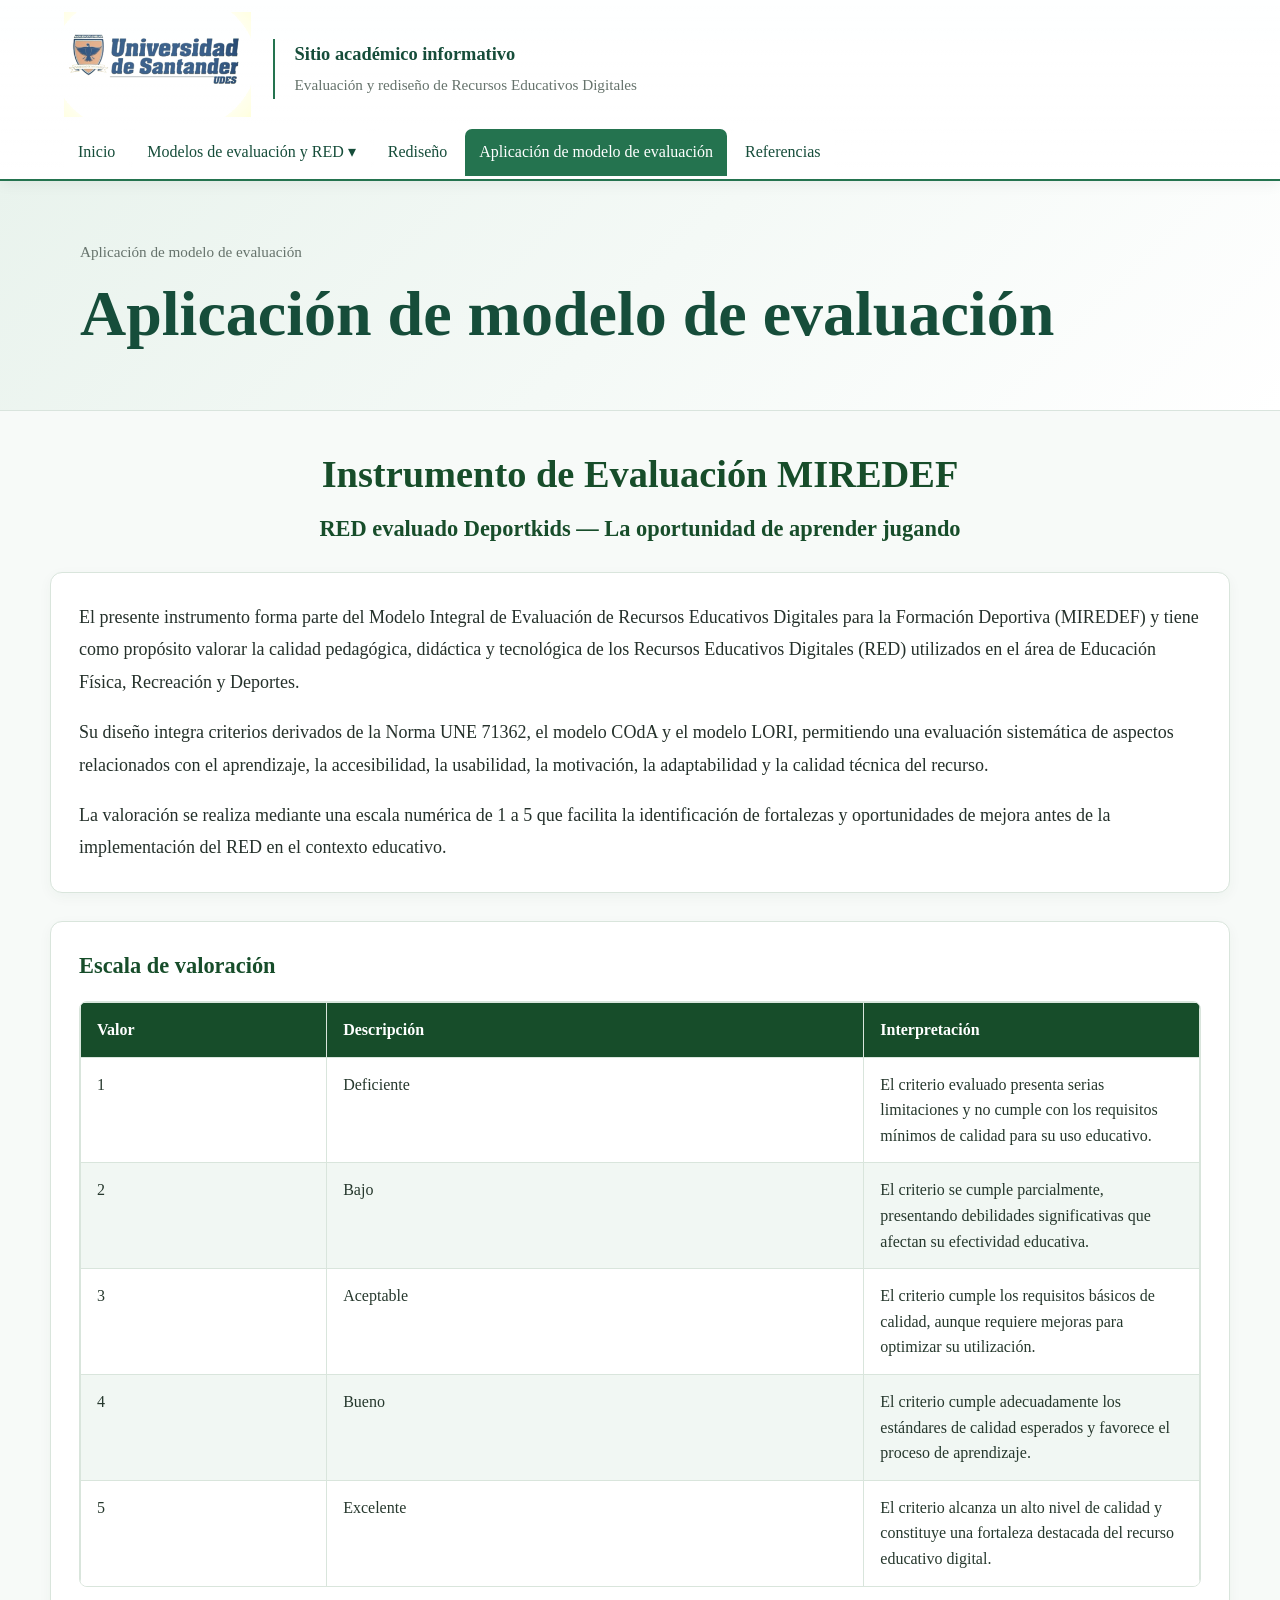
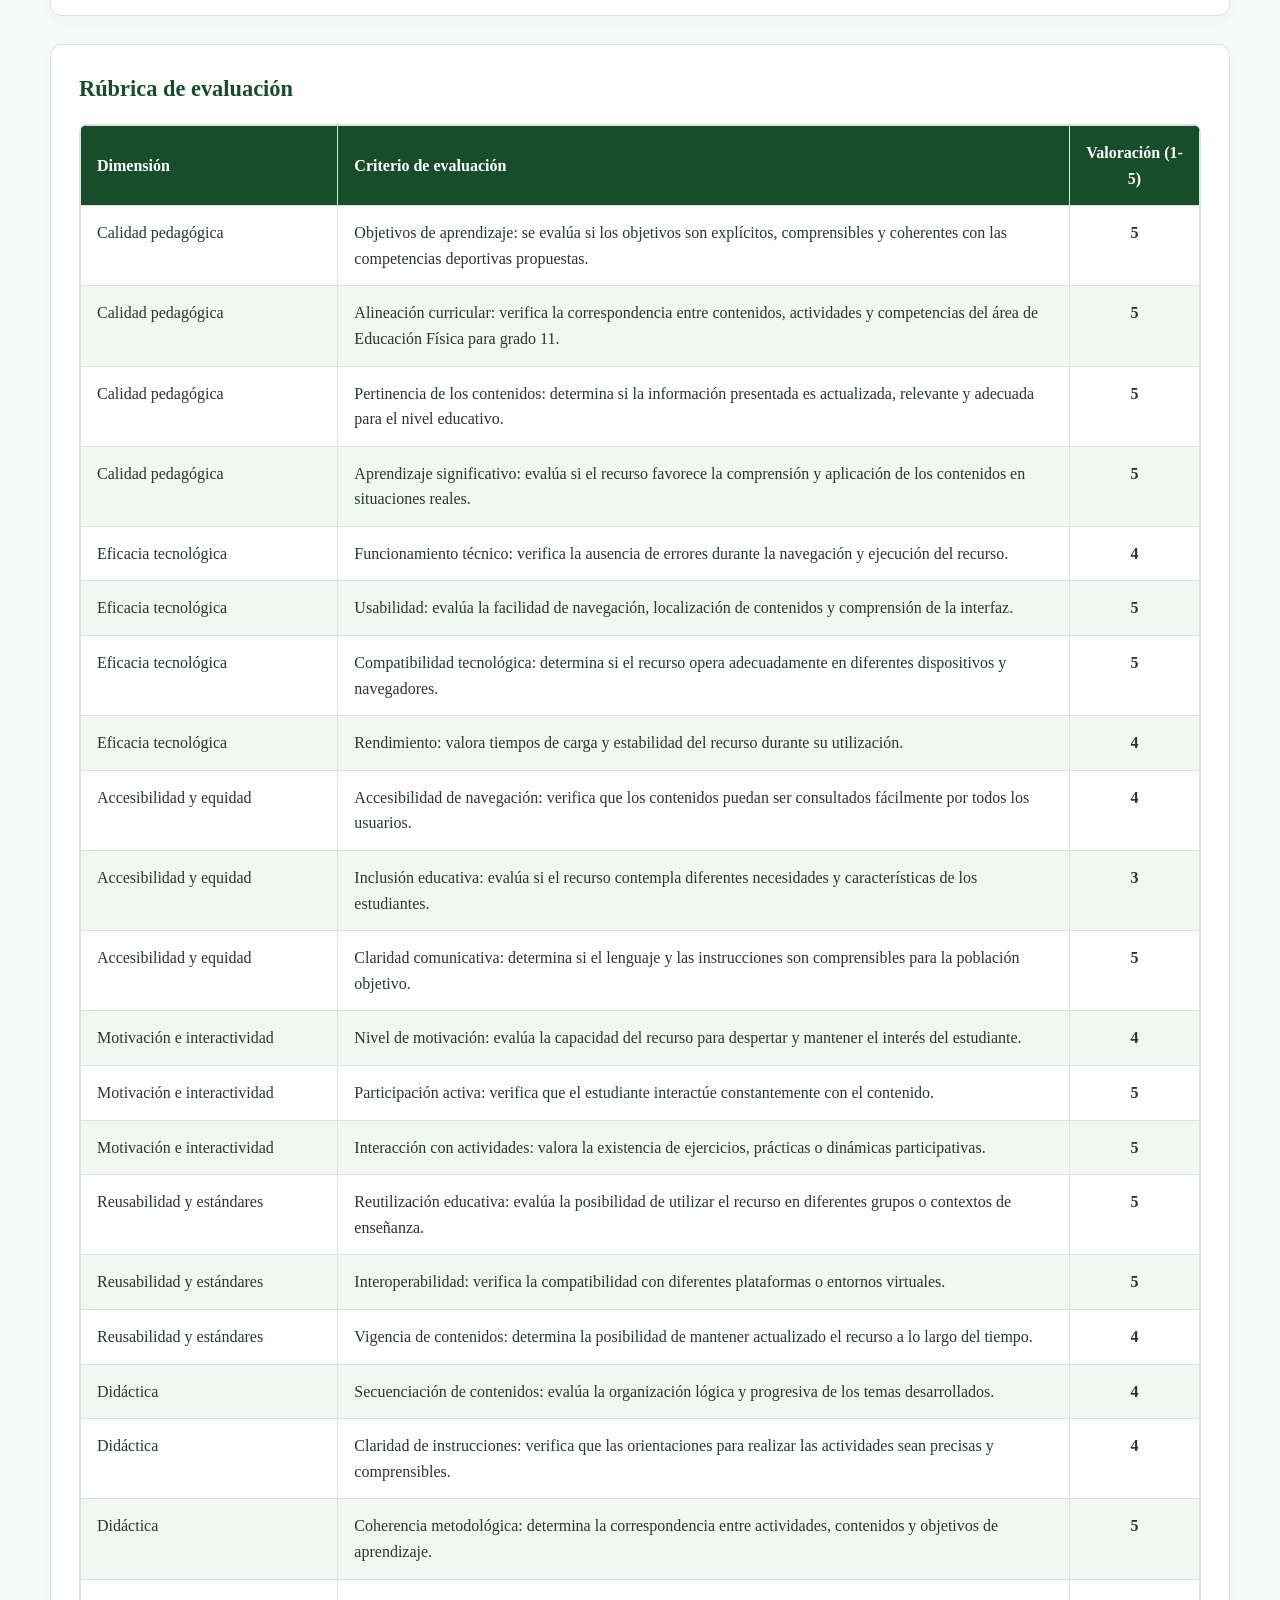
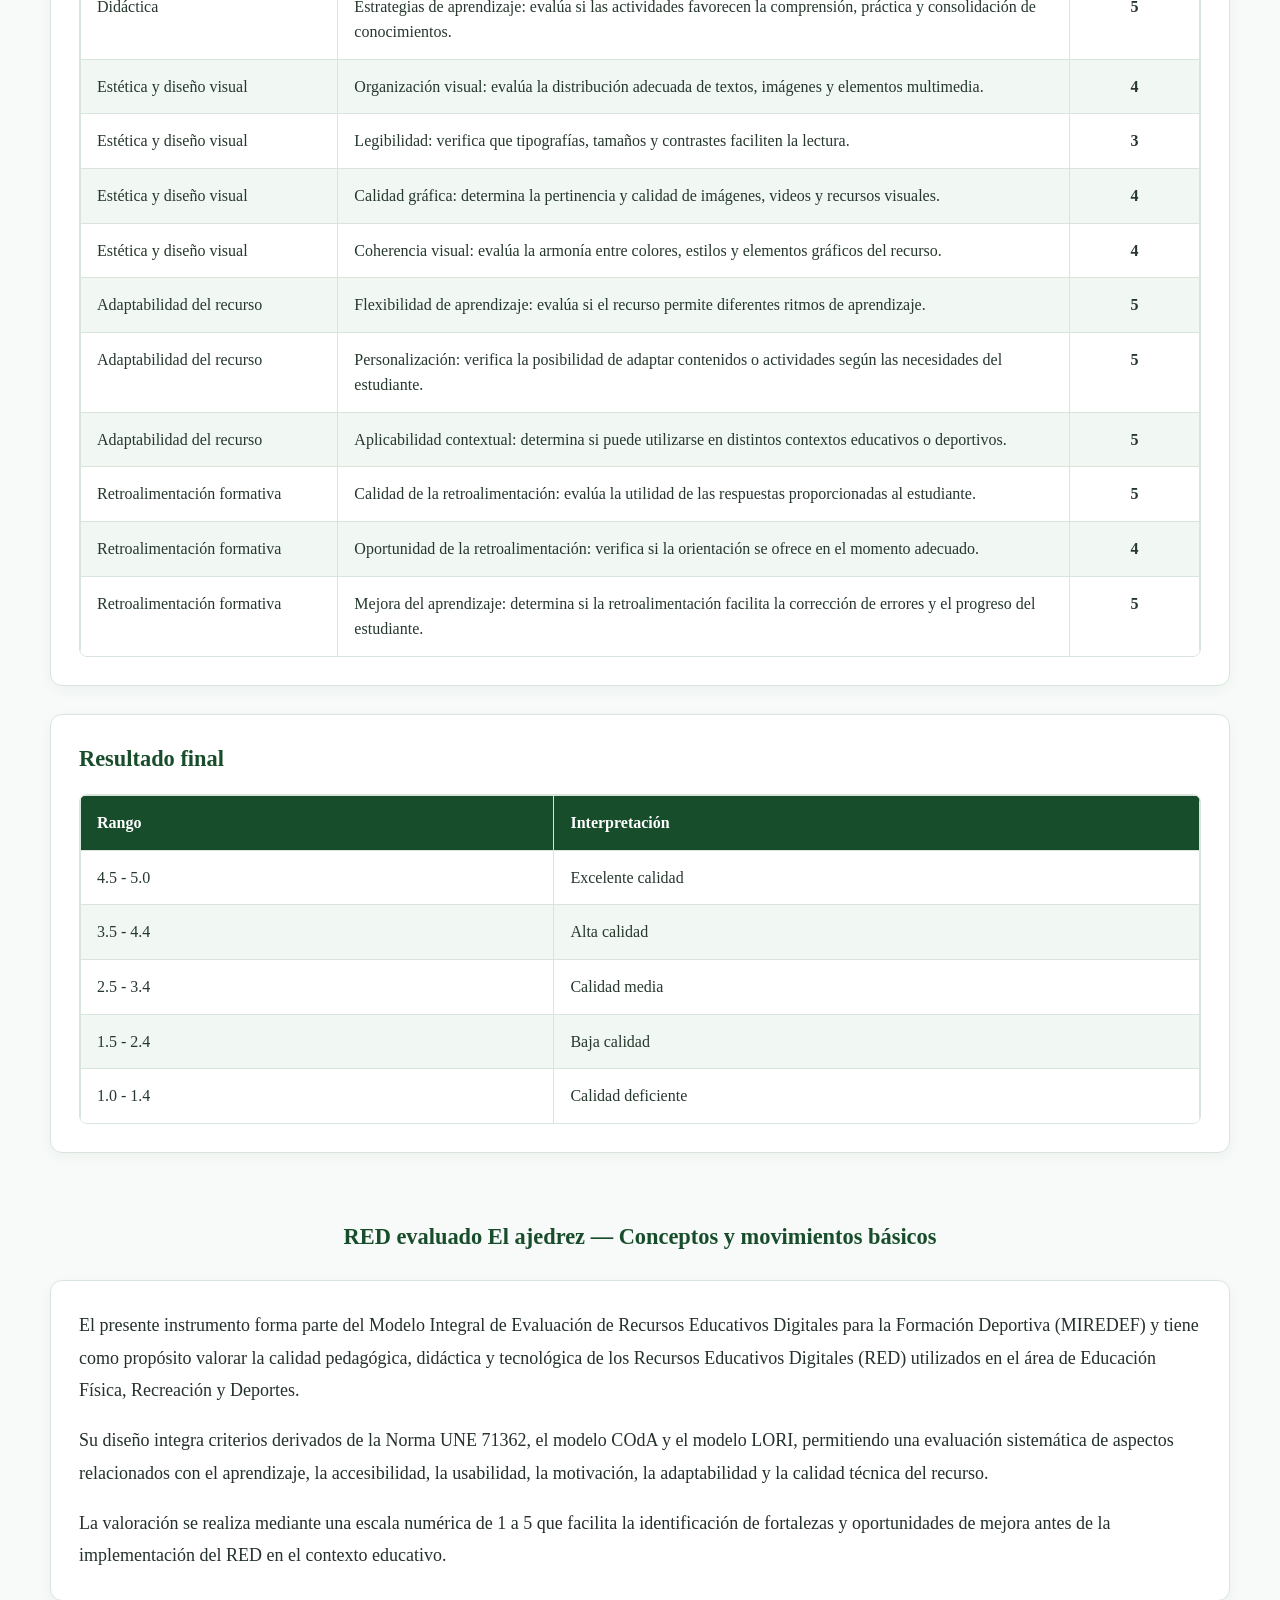
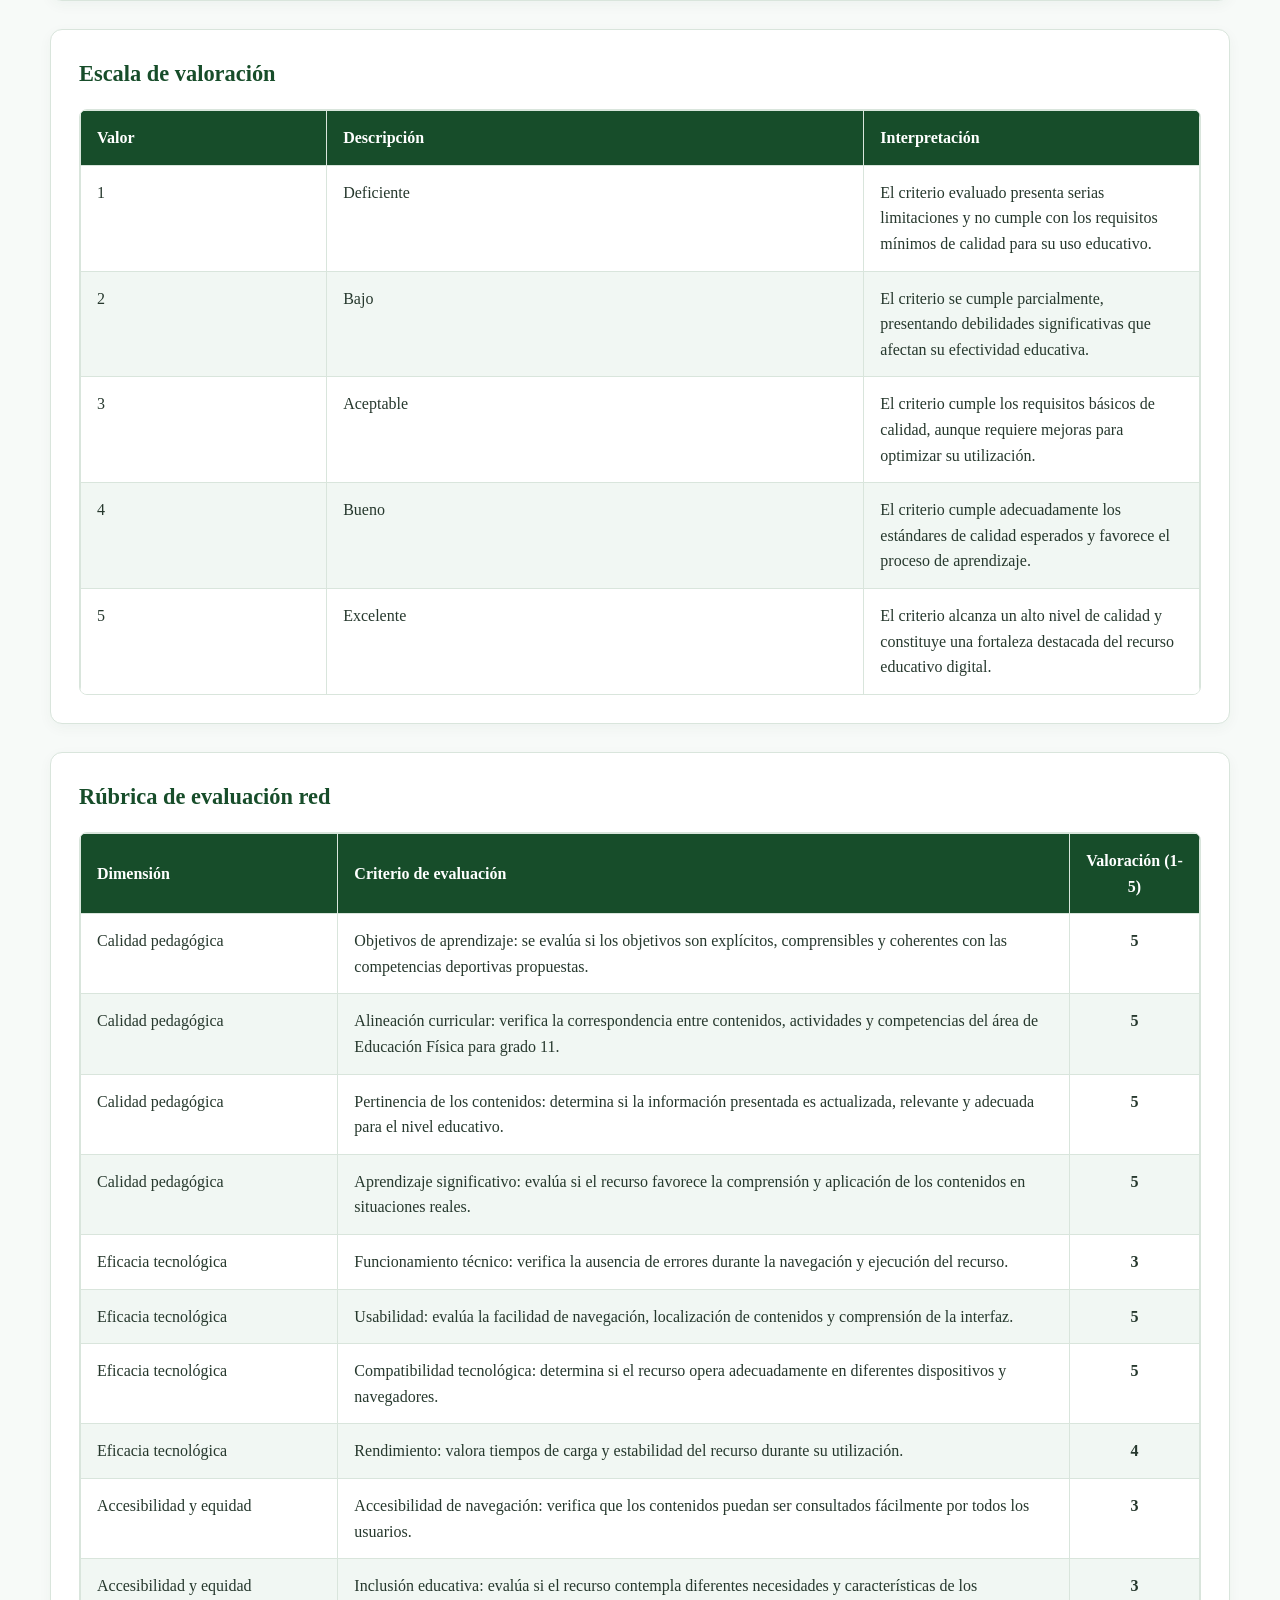
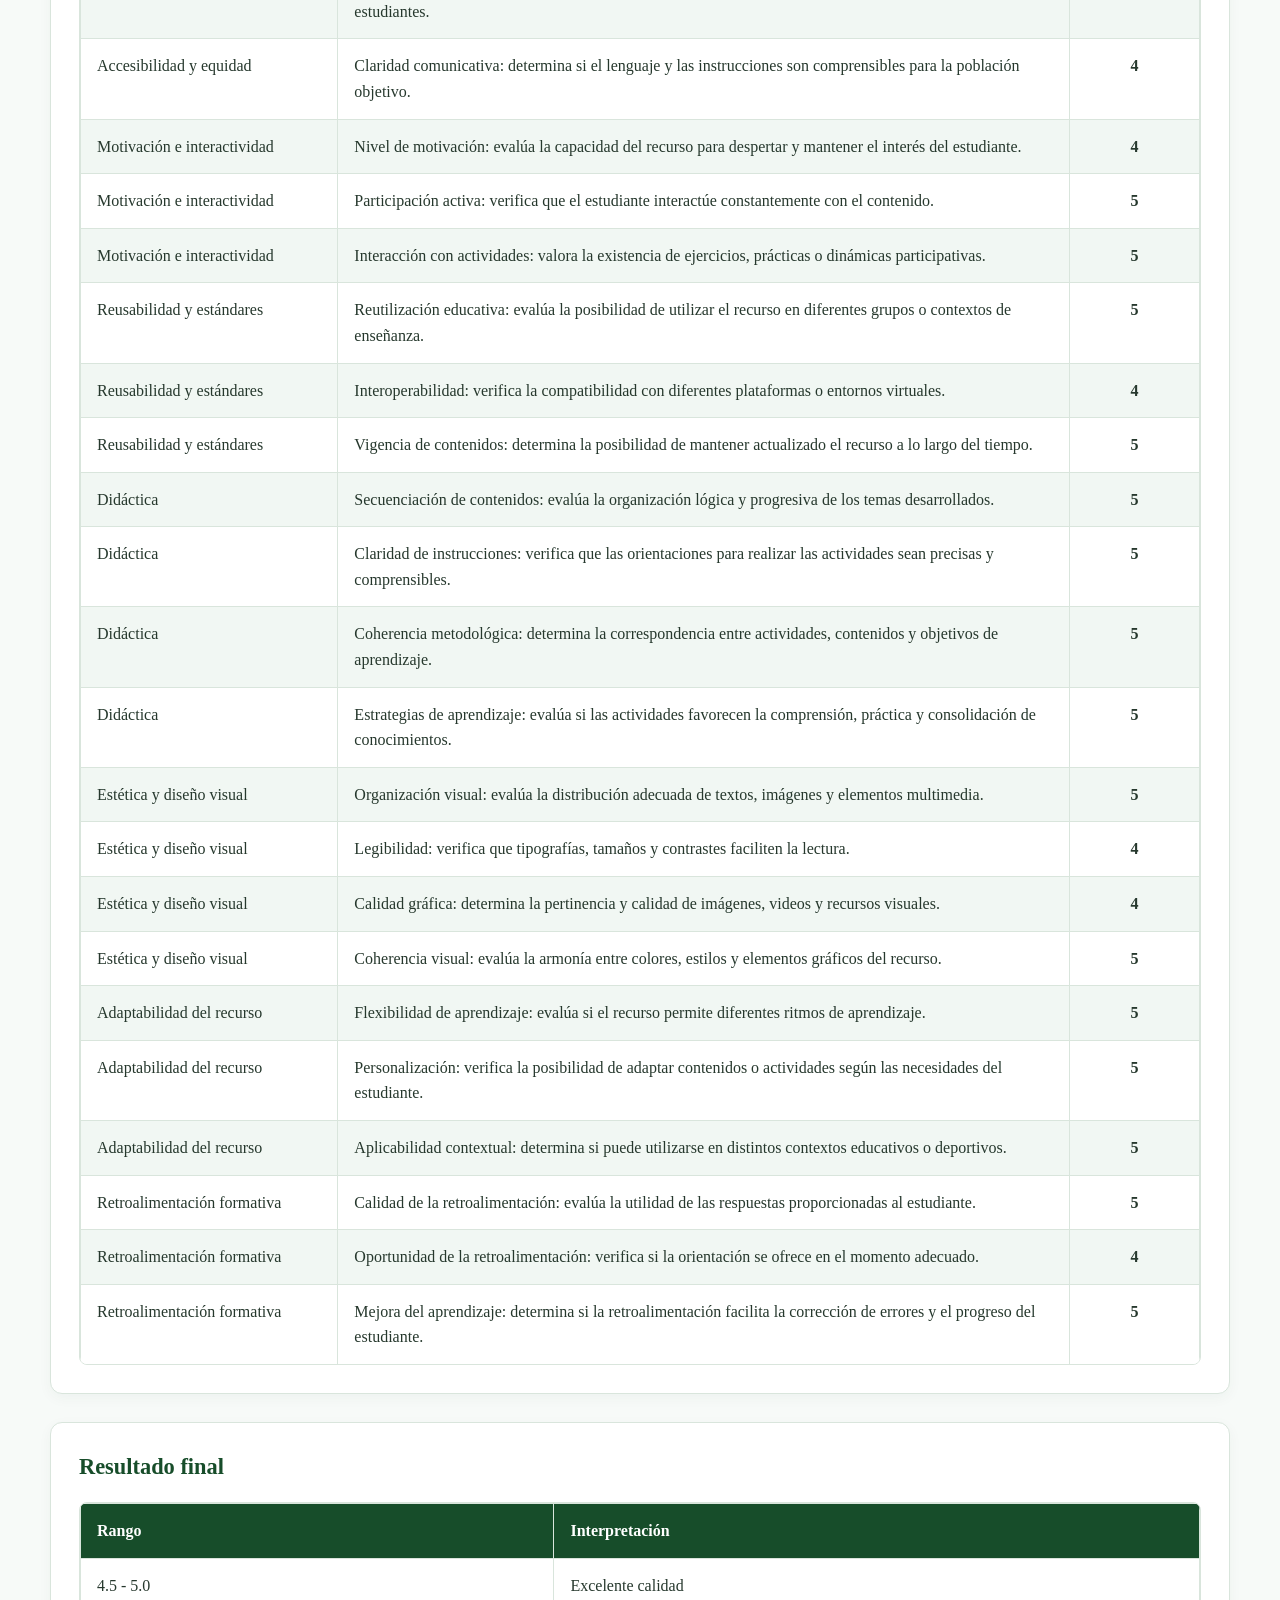
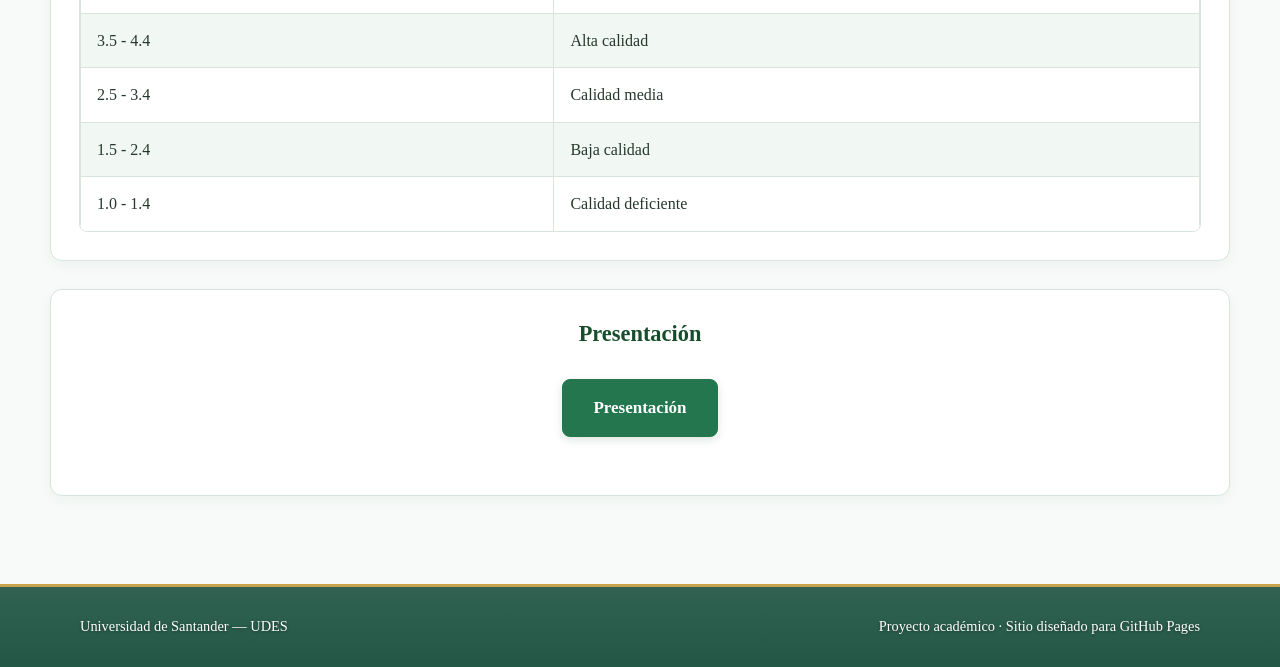
<file: aplicacion-modelo.html>
<!DOCTYPE html>
<html lang="es">
<head>
  <meta charset="UTF-8">
  <meta name="viewport" content="width=device-width, initial-scale=1.0">
  <meta name="description" content="Aplicación de un modelo para evaluar un Recurso Educativo Digital.">
  <title>Aplicación de modelo de evaluación | UDES</title>
  <link rel="stylesheet" href="styles.css">
</head>
<body>

<header class="site-header">
  <div class="header-inner">
    <div class="brand">
      <a href="index.html" aria-label="Inicio">
        <img src="assets/logo-udes.png" alt="Universidad de Santander UDES">
      </a>
      <div class="brand-text">
        <strong>Sitio académico informativo</strong>
        <span>Evaluación y rediseño de Recursos Educativos Digitales</span>
      </div>
    </div>

    <button class="menu-icon" type="button" aria-expanded="false" aria-controls="main-nav">
      Menú ☰
    </button>

    <nav class="nav" id="main-nav" aria-label="Navegación principal">
      <a class="" href="index.html">Inicio</a>

      <div class="dropdown">
        <button class="dropdown-toggle " type="button"
                aria-expanded="false" aria-haspopup="true"
                title="Abrir Modelos de evaluación y RED">
          Modelos de evaluación y RED ▾
        </button>
        <div class="dropdown-menu">
          <a class="" href="seleccionando-modelos.html">Seleccionando modelos</a>
          <a class="" href="recursos-educativos-digitales.html">Recursos educativos digitales</a>
        </div>
      </div>

      <a class="" href="rediseno.html">Rediseño</a>
      <a class="active" href="aplicacion-modelo.html">Aplicación de modelo de evaluación</a>
      <a class="" href="referencias.html">Referencias</a>
    </nav>
  </div>
</header>

<main>

<section class="page-title">
  <div class="container">
    <div class="breadcrumb">Aplicación de modelo de evaluación</div>
    <h1>Aplicación de modelo de evaluación</h1>
  </div>
</section>




  <section class="section miredef-evaluacion">
  <div class="container">

    <div class="section-header">
      <h2>Instrumento de Evaluación MIREDEF</h2>
      <h3>RED evaluado Deportkids — La oportunidad de aprender jugando</h3>
    </div>

    <div class="content-box miredef-introduccion">
      <p>El presente instrumento forma parte del Modelo Integral de Evaluación de Recursos Educativos Digitales para la Formación Deportiva (MIREDEF) y tiene como propósito valorar la calidad pedagógica, didáctica y tecnológica de los Recursos Educativos Digitales (RED) utilizados en el área de Educación Física, Recreación y Deportes.</p>

      <p>Su diseño integra criterios derivados de la Norma UNE 71362, el modelo COdA y el modelo LORI, permitiendo una evaluación sistemática de aspectos relacionados con el aprendizaje, la accesibilidad, la usabilidad, la motivación, la adaptabilidad y la calidad técnica del recurso.</p>

      <p>La valoración se realiza mediante una escala numérica de 1 a 5 que facilita la identificación de fortalezas y oportunidades de mejora antes de la implementación del RED en el contexto educativo.</p>
    </div>

    <div class="content-box miredef-tabla">
      <h3>Escala de valoración</h3>
      <div class="miredef-table-wrap">
        <table class="miredef-table">
          <thead>
            <tr>
              <th>Valor</th>
              <th>Descripción</th>
              <th>Interpretación</th>
            </tr>
          </thead>
          <tbody>
            <tr><td data-label="Valor">1</td><td data-label="Descripción">Deficiente</td><td data-label="Interpretación">El criterio evaluado presenta serias limitaciones y no cumple con los requisitos mínimos de calidad para su uso educativo.</td></tr>
            <tr><td data-label="Valor">2</td><td data-label="Descripción">Bajo</td><td data-label="Interpretación">El criterio se cumple parcialmente, presentando debilidades significativas que afectan su efectividad educativa.</td></tr>
            <tr><td data-label="Valor">3</td><td data-label="Descripción">Aceptable</td><td data-label="Interpretación">El criterio cumple los requisitos básicos de calidad, aunque requiere mejoras para optimizar su utilización.</td></tr>
            <tr><td data-label="Valor">4</td><td data-label="Descripción">Bueno</td><td data-label="Interpretación">El criterio cumple adecuadamente los estándares de calidad esperados y favorece el proceso de aprendizaje.</td></tr>
            <tr><td data-label="Valor">5</td><td data-label="Descripción">Excelente</td><td data-label="Interpretación">El criterio alcanza un alto nivel de calidad y constituye una fortaleza destacada del recurso educativo digital.</td></tr>
          </tbody>
        </table>
      </div>
    </div>

    <div class="content-box miredef-tabla">
      <h3>Rúbrica de evaluación</h3>
      <div class="miredef-table-wrap">
        <table class="miredef-table miredef-rubrica">
          <thead>
            <tr>
              <th>Dimensión</th>
              <th>Criterio de evaluación</th>
              <th>Valoración (1-5)</th>
            </tr>
          </thead>
          <tbody>
            <tr><td data-label="Dimensión">Calidad pedagógica</td><td data-label="Criterio de evaluación">Objetivos de aprendizaje: se evalúa si los objetivos son explícitos, comprensibles y coherentes con las competencias deportivas propuestas.</td><td data-label="Valoración (1-5)">5</td></tr>
            <tr><td data-label="Dimensión">Calidad pedagógica</td><td data-label="Criterio de evaluación">Alineación curricular: verifica la correspondencia entre contenidos, actividades y competencias del área de Educación Física para grado 11.</td><td data-label="Valoración (1-5)">5</td></tr>
            <tr><td data-label="Dimensión">Calidad pedagógica</td><td data-label="Criterio de evaluación">Pertinencia de los contenidos: determina si la información presentada es actualizada, relevante y adecuada para el nivel educativo.</td><td data-label="Valoración (1-5)">5</td></tr>
            <tr><td data-label="Dimensión">Calidad pedagógica</td><td data-label="Criterio de evaluación">Aprendizaje significativo: evalúa si el recurso favorece la comprensión y aplicación de los contenidos en situaciones reales.</td><td data-label="Valoración (1-5)">5</td></tr>

            <tr><td data-label="Dimensión">Eficacia tecnológica</td><td data-label="Criterio de evaluación">Funcionamiento técnico: verifica la ausencia de errores durante la navegación y ejecución del recurso.</td><td data-label="Valoración (1-5)">4</td></tr>
            <tr><td data-label="Dimensión">Eficacia tecnológica</td><td data-label="Criterio de evaluación">Usabilidad: evalúa la facilidad de navegación, localización de contenidos y comprensión de la interfaz.</td><td data-label="Valoración (1-5)">5</td></tr>
            <tr><td data-label="Dimensión">Eficacia tecnológica</td><td data-label="Criterio de evaluación">Compatibilidad tecnológica: determina si el recurso opera adecuadamente en diferentes dispositivos y navegadores.</td><td data-label="Valoración (1-5)">5</td></tr>
            <tr><td data-label="Dimensión">Eficacia tecnológica</td><td data-label="Criterio de evaluación">Rendimiento: valora tiempos de carga y estabilidad del recurso durante su utilización.</td><td data-label="Valoración (1-5)">4</td></tr>

            <tr><td data-label="Dimensión">Accesibilidad y equidad</td><td data-label="Criterio de evaluación">Accesibilidad de navegación: verifica que los contenidos puedan ser consultados fácilmente por todos los usuarios.</td><td data-label="Valoración (1-5)">4</td></tr>
            <tr><td data-label="Dimensión">Accesibilidad y equidad</td><td data-label="Criterio de evaluación">Inclusión educativa: evalúa si el recurso contempla diferentes necesidades y características de los estudiantes.</td><td data-label="Valoración (1-5)">3</td></tr>
            <tr><td data-label="Dimensión">Accesibilidad y equidad</td><td data-label="Criterio de evaluación">Claridad comunicativa: determina si el lenguaje y las instrucciones son comprensibles para la población objetivo.</td><td data-label="Valoración (1-5)">5</td></tr>

            <tr><td data-label="Dimensión">Motivación e interactividad</td><td data-label="Criterio de evaluación">Nivel de motivación: evalúa la capacidad del recurso para despertar y mantener el interés del estudiante.</td><td data-label="Valoración (1-5)">4</td></tr>
            <tr><td data-label="Dimensión">Motivación e interactividad</td><td data-label="Criterio de evaluación">Participación activa: verifica que el estudiante interactúe constantemente con el contenido.</td><td data-label="Valoración (1-5)">5</td></tr>
            <tr><td data-label="Dimensión">Motivación e interactividad</td><td data-label="Criterio de evaluación">Interacción con actividades: valora la existencia de ejercicios, prácticas o dinámicas participativas.</td><td data-label="Valoración (1-5)">5</td></tr>

            <tr><td data-label="Dimensión">Reusabilidad y estándares</td><td data-label="Criterio de evaluación">Reutilización educativa: evalúa la posibilidad de utilizar el recurso en diferentes grupos o contextos de enseñanza.</td><td data-label="Valoración (1-5)">5</td></tr>
            <tr><td data-label="Dimensión">Reusabilidad y estándares</td><td data-label="Criterio de evaluación">Interoperabilidad: verifica la compatibilidad con diferentes plataformas o entornos virtuales.</td><td data-label="Valoración (1-5)">5</td></tr>
            <tr><td data-label="Dimensión">Reusabilidad y estándares</td><td data-label="Criterio de evaluación">Vigencia de contenidos: determina la posibilidad de mantener actualizado el recurso a lo largo del tiempo.</td><td data-label="Valoración (1-5)">4</td></tr>

            <tr><td data-label="Dimensión">Didáctica</td><td data-label="Criterio de evaluación">Secuenciación de contenidos: evalúa la organización lógica y progresiva de los temas desarrollados.</td><td data-label="Valoración (1-5)">4</td></tr>
            <tr><td data-label="Dimensión">Didáctica</td><td data-label="Criterio de evaluación">Claridad de instrucciones: verifica que las orientaciones para realizar las actividades sean precisas y comprensibles.</td><td data-label="Valoración (1-5)">4</td></tr>
            <tr><td data-label="Dimensión">Didáctica</td><td data-label="Criterio de evaluación">Coherencia metodológica: determina la correspondencia entre actividades, contenidos y objetivos de aprendizaje.</td><td data-label="Valoración (1-5)">5</td></tr>
            <tr><td data-label="Dimensión">Didáctica</td><td data-label="Criterio de evaluación">Estrategias de aprendizaje: evalúa si las actividades favorecen la comprensión, práctica y consolidación de conocimientos.</td><td data-label="Valoración (1-5)">5</td></tr>

            <tr><td data-label="Dimensión">Estética y diseño visual</td><td data-label="Criterio de evaluación">Organización visual: evalúa la distribución adecuada de textos, imágenes y elementos multimedia.</td><td data-label="Valoración (1-5)">4</td></tr>
            <tr><td data-label="Dimensión">Estética y diseño visual</td><td data-label="Criterio de evaluación">Legibilidad: verifica que tipografías, tamaños y contrastes faciliten la lectura.</td><td data-label="Valoración (1-5)">3</td></tr>
            <tr><td data-label="Dimensión">Estética y diseño visual</td><td data-label="Criterio de evaluación">Calidad gráfica: determina la pertinencia y calidad de imágenes, videos y recursos visuales.</td><td data-label="Valoración (1-5)">4</td></tr>
            <tr><td data-label="Dimensión">Estética y diseño visual</td><td data-label="Criterio de evaluación">Coherencia visual: evalúa la armonía entre colores, estilos y elementos gráficos del recurso.</td><td data-label="Valoración (1-5)">4</td></tr>

            <tr><td data-label="Dimensión">Adaptabilidad del recurso</td><td data-label="Criterio de evaluación">Flexibilidad de aprendizaje: evalúa si el recurso permite diferentes ritmos de aprendizaje.</td><td data-label="Valoración (1-5)">5</td></tr>
            <tr><td data-label="Dimensión">Adaptabilidad del recurso</td><td data-label="Criterio de evaluación">Personalización: verifica la posibilidad de adaptar contenidos o actividades según las necesidades del estudiante.</td><td data-label="Valoración (1-5)">5</td></tr>
            <tr><td data-label="Dimensión">Adaptabilidad del recurso</td><td data-label="Criterio de evaluación">Aplicabilidad contextual: determina si puede utilizarse en distintos contextos educativos o deportivos.</td><td data-label="Valoración (1-5)">5</td></tr>

            <tr><td data-label="Dimensión">Retroalimentación formativa</td><td data-label="Criterio de evaluación">Calidad de la retroalimentación: evalúa la utilidad de las respuestas proporcionadas al estudiante.</td><td data-label="Valoración (1-5)">5</td></tr>
            <tr><td data-label="Dimensión">Retroalimentación formativa</td><td data-label="Criterio de evaluación">Oportunidad de la retroalimentación: verifica si la orientación se ofrece en el momento adecuado.</td><td data-label="Valoración (1-5)">4</td></tr>
            <tr><td data-label="Dimensión">Retroalimentación formativa</td><td data-label="Criterio de evaluación">Mejora del aprendizaje: determina si la retroalimentación facilita la corrección de errores y el progreso del estudiante.</td><td data-label="Valoración (1-5)">5</td></tr>
          </tbody>
        </table>
      </div>
    </div>

    <div class="content-box miredef-tabla">
      <h3>Resultado final</h3>
      <div class="miredef-table-wrap">
        <table class="miredef-table">
          <thead>
            <tr><th>Rango</th><th>Interpretación</th></tr>
          </thead>
          <tbody>
            <tr><td data-label="Rango">4.5 - 5.0</td><td data-label="Interpretación">Excelente calidad</td></tr>
            <tr><td data-label="Rango">3.5 - 4.4</td><td data-label="Interpretación">Alta calidad</td></tr>
            <tr><td data-label="Rango">2.5 - 3.4</td><td data-label="Interpretación">Calidad media</td></tr>
            <tr><td data-label="Rango">1.5 - 2.4</td><td data-label="Interpretación">Baja calidad</td></tr>
            <tr><td data-label="Rango">1.0 - 1.4</td><td data-label="Interpretación">Calidad deficiente</td></tr>
          </tbody>
        </table>
      </div>
    </div>

    <div class="section-header miredef-subtitulo">
      <h3>RED evaluado El ajedrez — Conceptos y movimientos básicos</h3>
    </div>

    <div class="content-box miredef-introduccion">
      <p>El presente instrumento forma parte del Modelo Integral de Evaluación de Recursos Educativos Digitales para la Formación Deportiva (MIREDEF) y tiene como propósito valorar la calidad pedagógica, didáctica y tecnológica de los Recursos Educativos Digitales (RED) utilizados en el área de Educación Física, Recreación y Deportes.</p>

      <p>Su diseño integra criterios derivados de la Norma UNE 71362, el modelo COdA y el modelo LORI, permitiendo una evaluación sistemática de aspectos relacionados con el aprendizaje, la accesibilidad, la usabilidad, la motivación, la adaptabilidad y la calidad técnica del recurso.</p>

      <p>La valoración se realiza mediante una escala numérica de 1 a 5 que facilita la identificación de fortalezas y oportunidades de mejora antes de la implementación del RED en el contexto educativo.</p>
    </div>

    <div class="content-box miredef-tabla">
      <h3>Escala de valoración</h3>
      <div class="miredef-table-wrap">
        <table class="miredef-table">
          <thead>
            <tr><th>Valor</th><th>Descripción</th><th>Interpretación</th></tr>
          </thead>
          <tbody>
            <tr><td data-label="Valor">1</td><td data-label="Descripción">Deficiente</td><td data-label="Interpretación">El criterio evaluado presenta serias limitaciones y no cumple con los requisitos mínimos de calidad para su uso educativo.</td></tr>
            <tr><td data-label="Valor">2</td><td data-label="Descripción">Bajo</td><td data-label="Interpretación">El criterio se cumple parcialmente, presentando debilidades significativas que afectan su efectividad educativa.</td></tr>
            <tr><td data-label="Valor">3</td><td data-label="Descripción">Aceptable</td><td data-label="Interpretación">El criterio cumple los requisitos básicos de calidad, aunque requiere mejoras para optimizar su utilización.</td></tr>
            <tr><td data-label="Valor">4</td><td data-label="Descripción">Bueno</td><td data-label="Interpretación">El criterio cumple adecuadamente los estándares de calidad esperados y favorece el proceso de aprendizaje.</td></tr>
            <tr><td data-label="Valor">5</td><td data-label="Descripción">Excelente</td><td data-label="Interpretación">El criterio alcanza un alto nivel de calidad y constituye una fortaleza destacada del recurso educativo digital.</td></tr>
          </tbody>
        </table>
      </div>
    </div>

    <div class="content-box miredef-tabla">
      <h3>Rúbrica de evaluación red</h3>
      <div class="miredef-table-wrap">
        <table class="miredef-table miredef-rubrica">
          <thead>
            <tr><th>Dimensión</th><th>Criterio de evaluación</th><th>Valoración (1-5)</th></tr>
          </thead>
          <tbody>
            <tr><td data-label="Dimensión">Calidad pedagógica</td><td data-label="Criterio de evaluación">Objetivos de aprendizaje: se evalúa si los objetivos son explícitos, comprensibles y coherentes con las competencias deportivas propuestas.</td><td data-label="Valoración (1-5)">5</td></tr>
            <tr><td data-label="Dimensión">Calidad pedagógica</td><td data-label="Criterio de evaluación">Alineación curricular: verifica la correspondencia entre contenidos, actividades y competencias del área de Educación Física para grado 11.</td><td data-label="Valoración (1-5)">5</td></tr>
            <tr><td data-label="Dimensión">Calidad pedagógica</td><td data-label="Criterio de evaluación">Pertinencia de los contenidos: determina si la información presentada es actualizada, relevante y adecuada para el nivel educativo.</td><td data-label="Valoración (1-5)">5</td></tr>
            <tr><td data-label="Dimensión">Calidad pedagógica</td><td data-label="Criterio de evaluación">Aprendizaje significativo: evalúa si el recurso favorece la comprensión y aplicación de los contenidos en situaciones reales.</td><td data-label="Valoración (1-5)">5</td></tr>

            <tr><td data-label="Dimensión">Eficacia tecnológica</td><td data-label="Criterio de evaluación">Funcionamiento técnico: verifica la ausencia de errores durante la navegación y ejecución del recurso.</td><td data-label="Valoración (1-5)">3</td></tr>
            <tr><td data-label="Dimensión">Eficacia tecnológica</td><td data-label="Criterio de evaluación">Usabilidad: evalúa la facilidad de navegación, localización de contenidos y comprensión de la interfaz.</td><td data-label="Valoración (1-5)">5</td></tr>
            <tr><td data-label="Dimensión">Eficacia tecnológica</td><td data-label="Criterio de evaluación">Compatibilidad tecnológica: determina si el recurso opera adecuadamente en diferentes dispositivos y navegadores.</td><td data-label="Valoración (1-5)">5</td></tr>
            <tr><td data-label="Dimensión">Eficacia tecnológica</td><td data-label="Criterio de evaluación">Rendimiento: valora tiempos de carga y estabilidad del recurso durante su utilización.</td><td data-label="Valoración (1-5)">4</td></tr>

            <tr><td data-label="Dimensión">Accesibilidad y equidad</td><td data-label="Criterio de evaluación">Accesibilidad de navegación: verifica que los contenidos puedan ser consultados fácilmente por todos los usuarios.</td><td data-label="Valoración (1-5)">3</td></tr>
            <tr><td data-label="Dimensión">Accesibilidad y equidad</td><td data-label="Criterio de evaluación">Inclusión educativa: evalúa si el recurso contempla diferentes necesidades y características de los estudiantes.</td><td data-label="Valoración (1-5)">3</td></tr>
            <tr><td data-label="Dimensión">Accesibilidad y equidad</td><td data-label="Criterio de evaluación">Claridad comunicativa: determina si el lenguaje y las instrucciones son comprensibles para la población objetivo.</td><td data-label="Valoración (1-5)">4</td></tr>

            <tr><td data-label="Dimensión">Motivación e interactividad</td><td data-label="Criterio de evaluación">Nivel de motivación: evalúa la capacidad del recurso para despertar y mantener el interés del estudiante.</td><td data-label="Valoración (1-5)">4</td></tr>
            <tr><td data-label="Dimensión">Motivación e interactividad</td><td data-label="Criterio de evaluación">Participación activa: verifica que el estudiante interactúe constantemente con el contenido.</td><td data-label="Valoración (1-5)">5</td></tr>
            <tr><td data-label="Dimensión">Motivación e interactividad</td><td data-label="Criterio de evaluación">Interacción con actividades: valora la existencia de ejercicios, prácticas o dinámicas participativas.</td><td data-label="Valoración (1-5)">5</td></tr>

            <tr><td data-label="Dimensión">Reusabilidad y estándares</td><td data-label="Criterio de evaluación">Reutilización educativa: evalúa la posibilidad de utilizar el recurso en diferentes grupos o contextos de enseñanza.</td><td data-label="Valoración (1-5)">5</td></tr>
            <tr><td data-label="Dimensión">Reusabilidad y estándares</td><td data-label="Criterio de evaluación">Interoperabilidad: verifica la compatibilidad con diferentes plataformas o entornos virtuales.</td><td data-label="Valoración (1-5)">4</td></tr>
            <tr><td data-label="Dimensión">Reusabilidad y estándares</td><td data-label="Criterio de evaluación">Vigencia de contenidos: determina la posibilidad de mantener actualizado el recurso a lo largo del tiempo.</td><td data-label="Valoración (1-5)">5</td></tr>

            <tr><td data-label="Dimensión">Didáctica</td><td data-label="Criterio de evaluación">Secuenciación de contenidos: evalúa la organización lógica y progresiva de los temas desarrollados.</td><td data-label="Valoración (1-5)">5</td></tr>
            <tr><td data-label="Dimensión">Didáctica</td><td data-label="Criterio de evaluación">Claridad de instrucciones: verifica que las orientaciones para realizar las actividades sean precisas y comprensibles.</td><td data-label="Valoración (1-5)">5</td></tr>
            <tr><td data-label="Dimensión">Didáctica</td><td data-label="Criterio de evaluación">Coherencia metodológica: determina la correspondencia entre actividades, contenidos y objetivos de aprendizaje.</td><td data-label="Valoración (1-5)">5</td></tr>
            <tr><td data-label="Dimensión">Didáctica</td><td data-label="Criterio de evaluación">Estrategias de aprendizaje: evalúa si las actividades favorecen la comprensión, práctica y consolidación de conocimientos.</td><td data-label="Valoración (1-5)">5</td></tr>

            <tr><td data-label="Dimensión">Estética y diseño visual</td><td data-label="Criterio de evaluación">Organización visual: evalúa la distribución adecuada de textos, imágenes y elementos multimedia.</td><td data-label="Valoración (1-5)">5</td></tr>
            <tr><td data-label="Dimensión">Estética y diseño visual</td><td data-label="Criterio de evaluación">Legibilidad: verifica que tipografías, tamaños y contrastes faciliten la lectura.</td><td data-label="Valoración (1-5)">4</td></tr>
            <tr><td data-label="Dimensión">Estética y diseño visual</td><td data-label="Criterio de evaluación">Calidad gráfica: determina la pertinencia y calidad de imágenes, videos y recursos visuales.</td><td data-label="Valoración (1-5)">4</td></tr>
            <tr><td data-label="Dimensión">Estética y diseño visual</td><td data-label="Criterio de evaluación">Coherencia visual: evalúa la armonía entre colores, estilos y elementos gráficos del recurso.</td><td data-label="Valoración (1-5)">5</td></tr>

            <tr><td data-label="Dimensión">Adaptabilidad del recurso</td><td data-label="Criterio de evaluación">Flexibilidad de aprendizaje: evalúa si el recurso permite diferentes ritmos de aprendizaje.</td><td data-label="Valoración (1-5)">5</td></tr>
            <tr><td data-label="Dimensión">Adaptabilidad del recurso</td><td data-label="Criterio de evaluación">Personalización: verifica la posibilidad de adaptar contenidos o actividades según las necesidades del estudiante.</td><td data-label="Valoración (1-5)">5</td></tr>
            <tr><td data-label="Dimensión">Adaptabilidad del recurso</td><td data-label="Criterio de evaluación">Aplicabilidad contextual: determina si puede utilizarse en distintos contextos educativos o deportivos.</td><td data-label="Valoración (1-5)">5</td></tr>

            <tr><td data-label="Dimensión">Retroalimentación formativa</td><td data-label="Criterio de evaluación">Calidad de la retroalimentación: evalúa la utilidad de las respuestas proporcionadas al estudiante.</td><td data-label="Valoración (1-5)">5</td></tr>
            <tr><td data-label="Dimensión">Retroalimentación formativa</td><td data-label="Criterio de evaluación">Oportunidad de la retroalimentación: verifica si la orientación se ofrece en el momento adecuado.</td><td data-label="Valoración (1-5)">4</td></tr>
            <tr><td data-label="Dimensión">Retroalimentación formativa</td><td data-label="Criterio de evaluación">Mejora del aprendizaje: determina si la retroalimentación facilita la corrección de errores y el progreso del estudiante.</td><td data-label="Valoración (1-5)">5</td></tr>
          </tbody>
        </table>
      </div>
    </div>

    <div class="content-box miredef-tabla">
      <h3>Resultado final</h3>
      <div class="miredef-table-wrap">
        <table class="miredef-table">
          <thead>
            <tr><th>Rango</th><th>Interpretación</th></tr>
          </thead>
          <tbody>
            <tr><td data-label="Rango">4.5 - 5.0</td><td data-label="Interpretación">Excelente calidad</td></tr>
            <tr><td data-label="Rango">3.5 - 4.4</td><td data-label="Interpretación">Alta calidad</td></tr>
            <tr><td data-label="Rango">2.5 - 3.4</td><td data-label="Interpretación">Calidad media</td></tr>
            <tr><td data-label="Rango">1.5 - 2.4</td><td data-label="Interpretación">Baja calidad</td></tr>
            <tr><td data-label="Rango">1.0 - 1.4</td><td data-label="Interpretación">Calidad deficiente</td></tr>
          </tbody>
        </table>
      </div>
    </div>

    <div class="content-box miredef-presentacion">
      <h3>Presentación</h3>
        <div class="miredef-boton-presentacion">
            <a
                href="https://canva.link/vvzieffj6d9st01"
                class="btn-presentacion"
                target="_blank"
                rel="noopener noreferrer"
            >
                Presentación
            </a>
        </div>
    </div>

  </div>
</section>

<!--

<section class="section">
  <div class="container">
    <div class="content-box">
      <h3>1. Modelo aplicado</h3>
      <p><strong>Modelo:</strong> [Nombre del modelo]</p>
      <p><strong>RED evaluado:</strong> [Nombre del RED]</p>
      <p><strong>Fecha:</strong> [Fecha de evaluación]</p>
    </div>

    <div class="content-box">
      <h3>2. Instrumento / criterios</h3>
      <div class="data-table-wrap">
        <table>
          <thead>
            <tr>
              <th>Criterio</th>
              <th>Valoración</th>
              <th>Observaciones</th>
            </tr>
          </thead>
          <tbody>
            <tr><td>[Criterio 1]</td><td>[Puntaje]</td><td>[Observación]</td></tr>
            <tr><td>[Criterio 2]</td><td>[Puntaje]</td><td>[Observación]</td></tr>
            <tr><td>[Criterio 3]</td><td>[Puntaje]</td><td>[Observación]</td></tr>
            <tr><td>[Criterio 4]</td><td>[Puntaje]</td><td>[Observación]</td></tr>
          </tbody>
        </table>
      </div>
    </div>

    <div class="content-box">
      <h3>3. Resultados</h3>
      <p>[Explique los resultados obtenidos y los aspectos fuertes y débiles identificados.]</p>
    </div>

    <div class="content-box">
      <h3>4. Conclusiones</h3>
      <p>[Escriba las conclusiones derivadas de la evaluación.]</p>
    </div>
  </div>
</section>

-->
</main>

<footer class="footer">
  <div class="footer-inner">
    <small>Universidad de Santander — UDES</small>
    <small>Proyecto académico · Sitio diseñado para GitHub Pages</small>
  </div>
</footer>

<script src="script.js"></script>
</body>
</html>
</file>
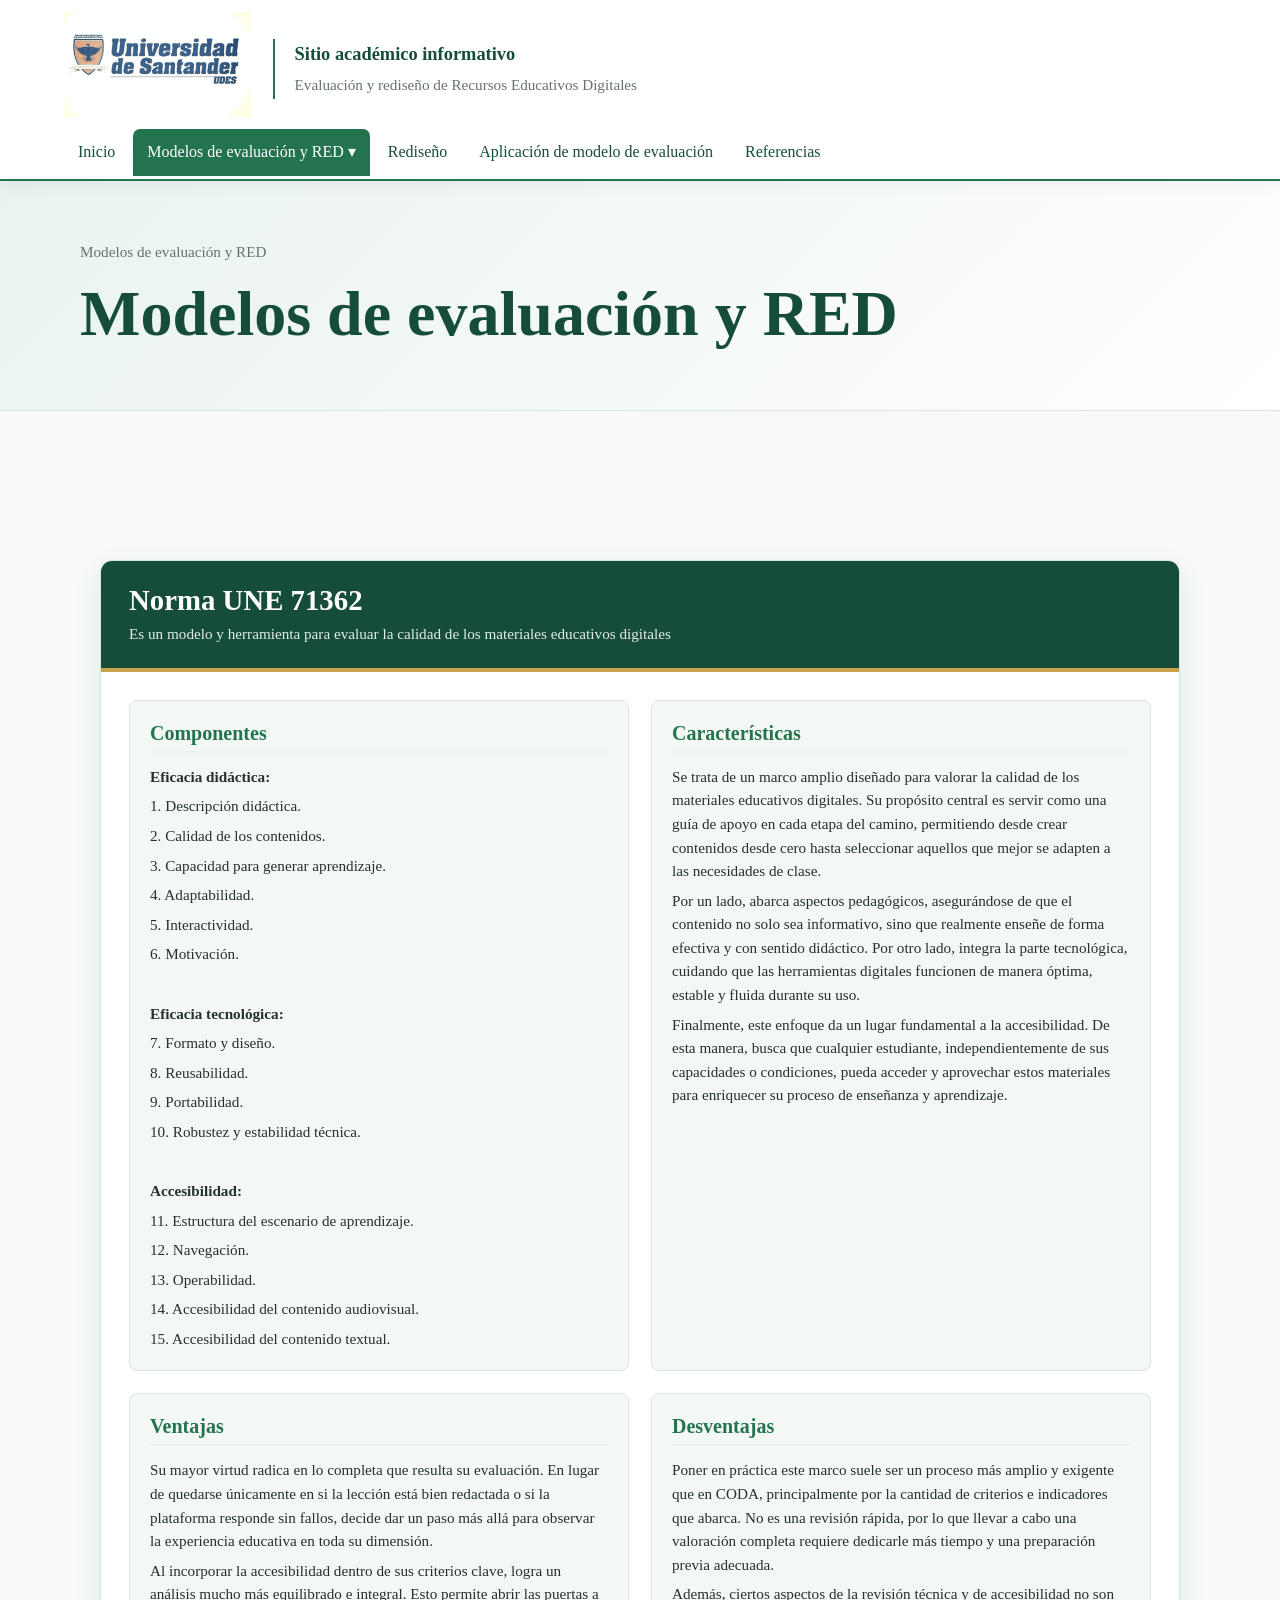
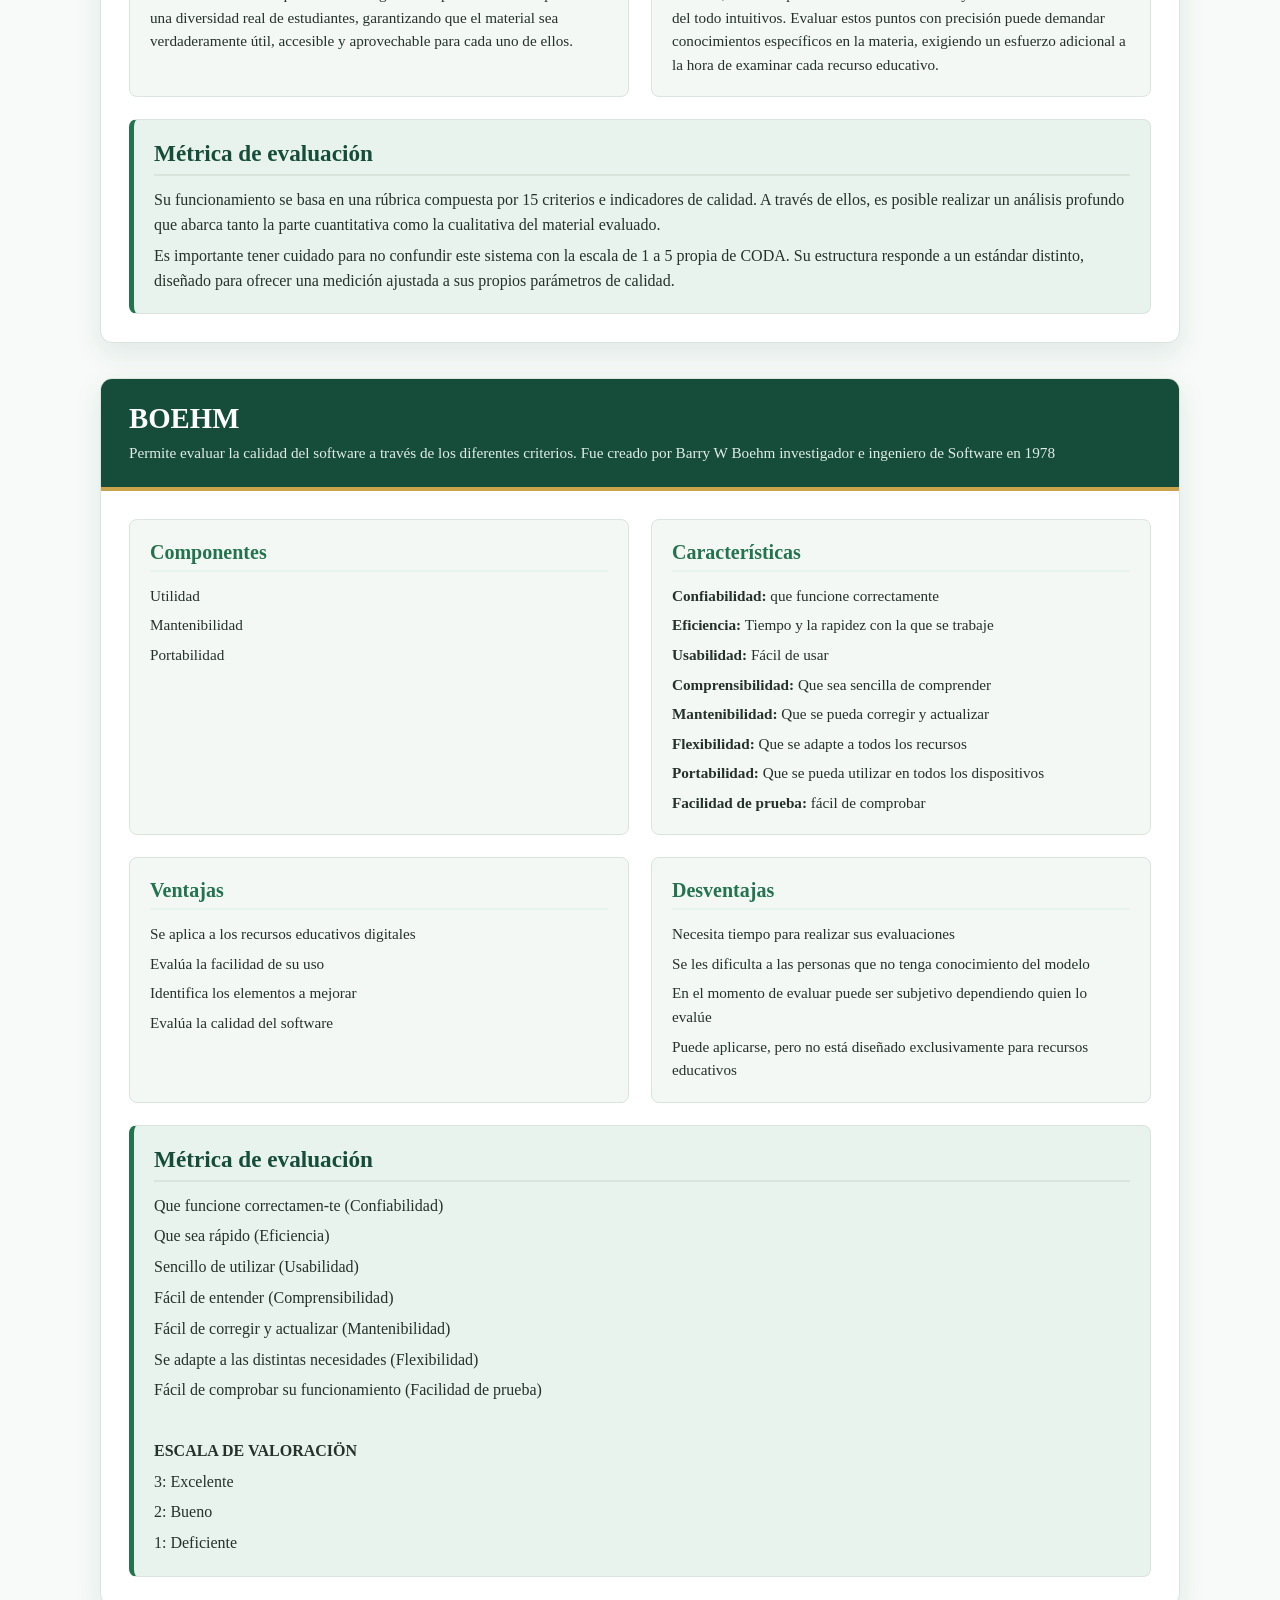
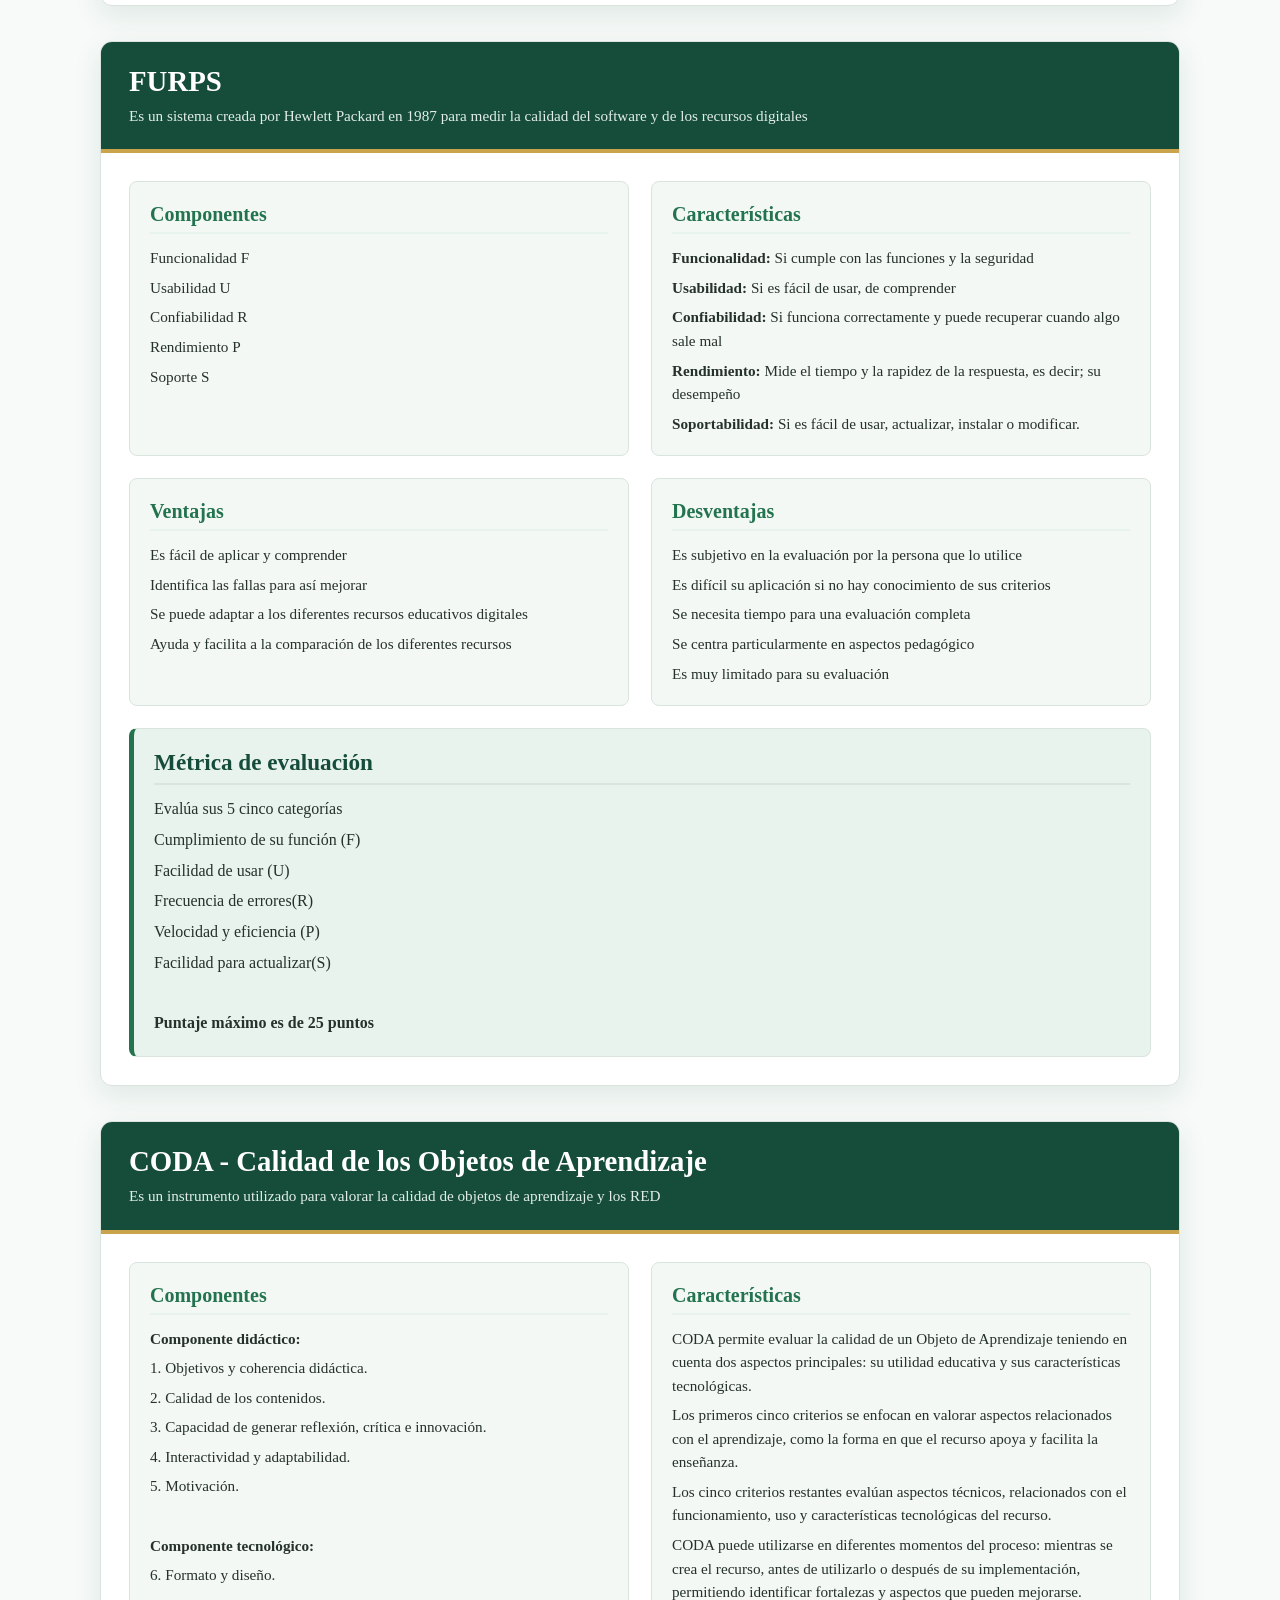
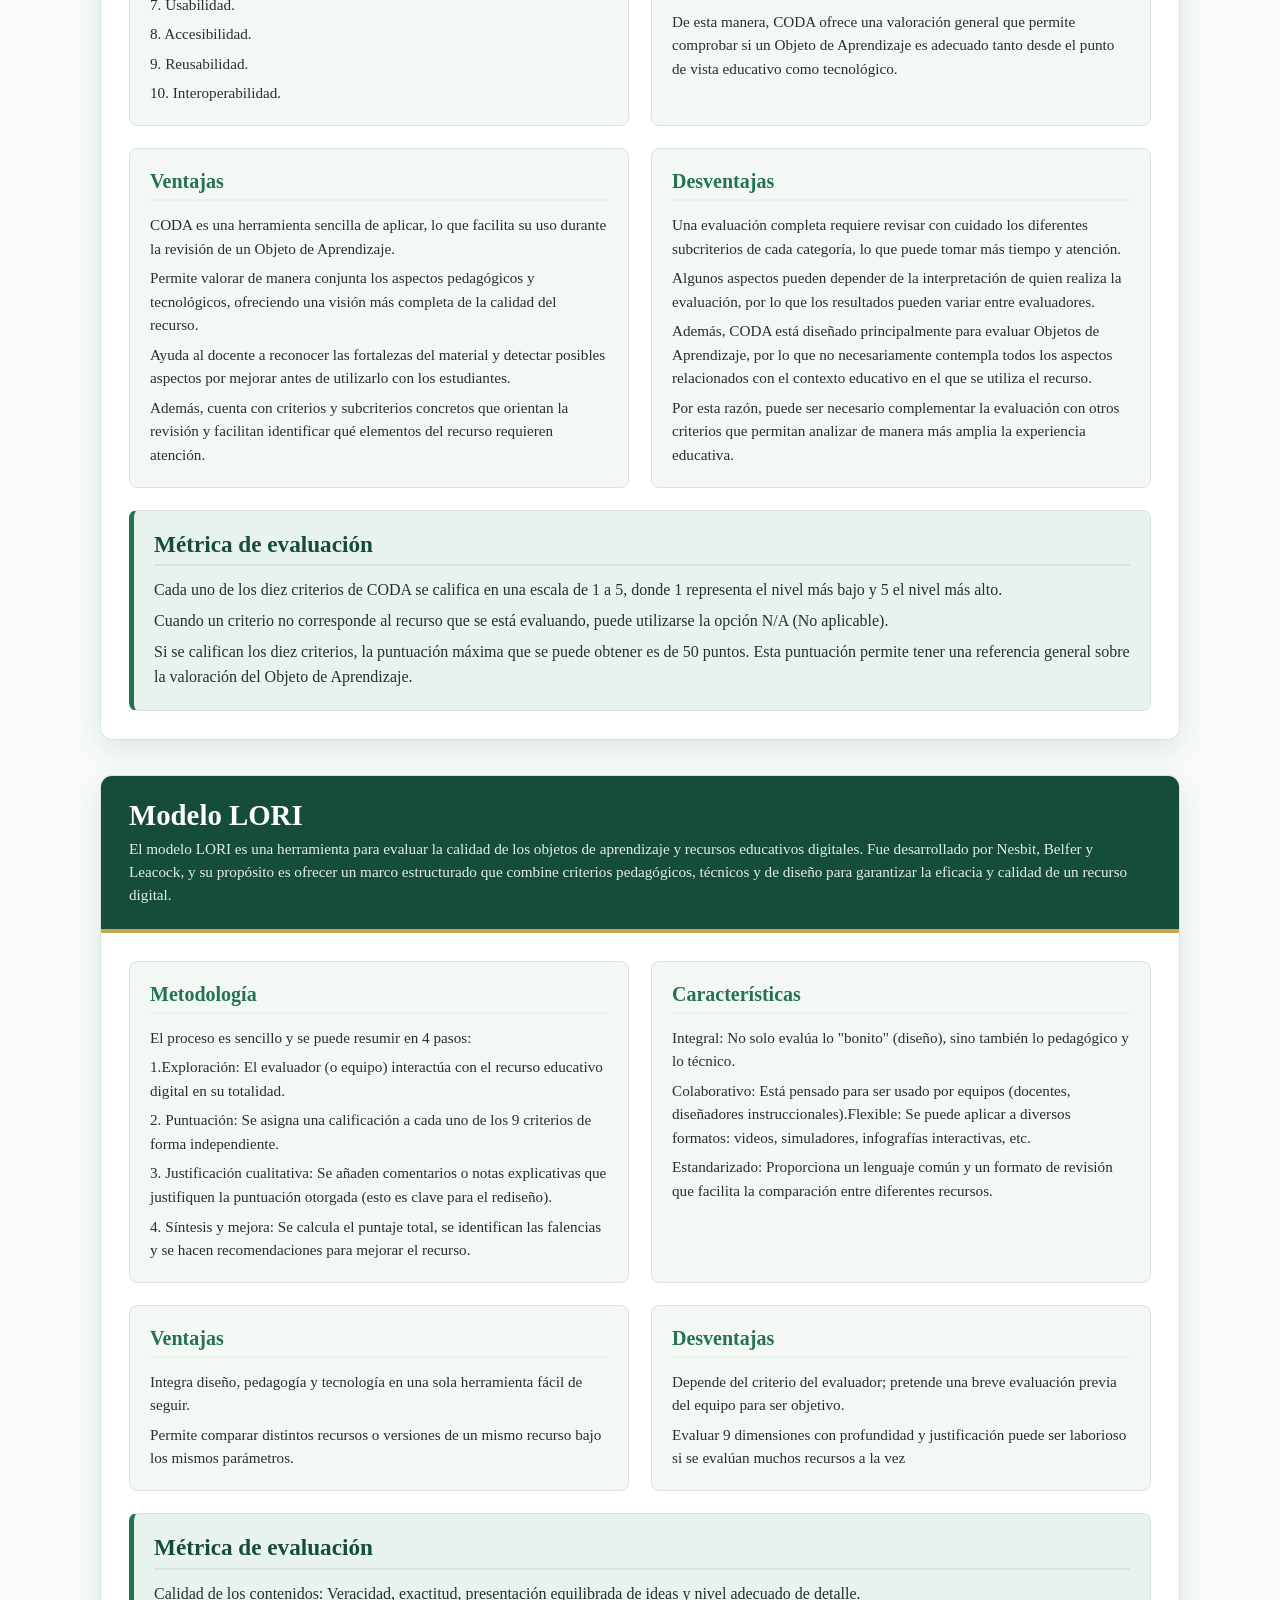
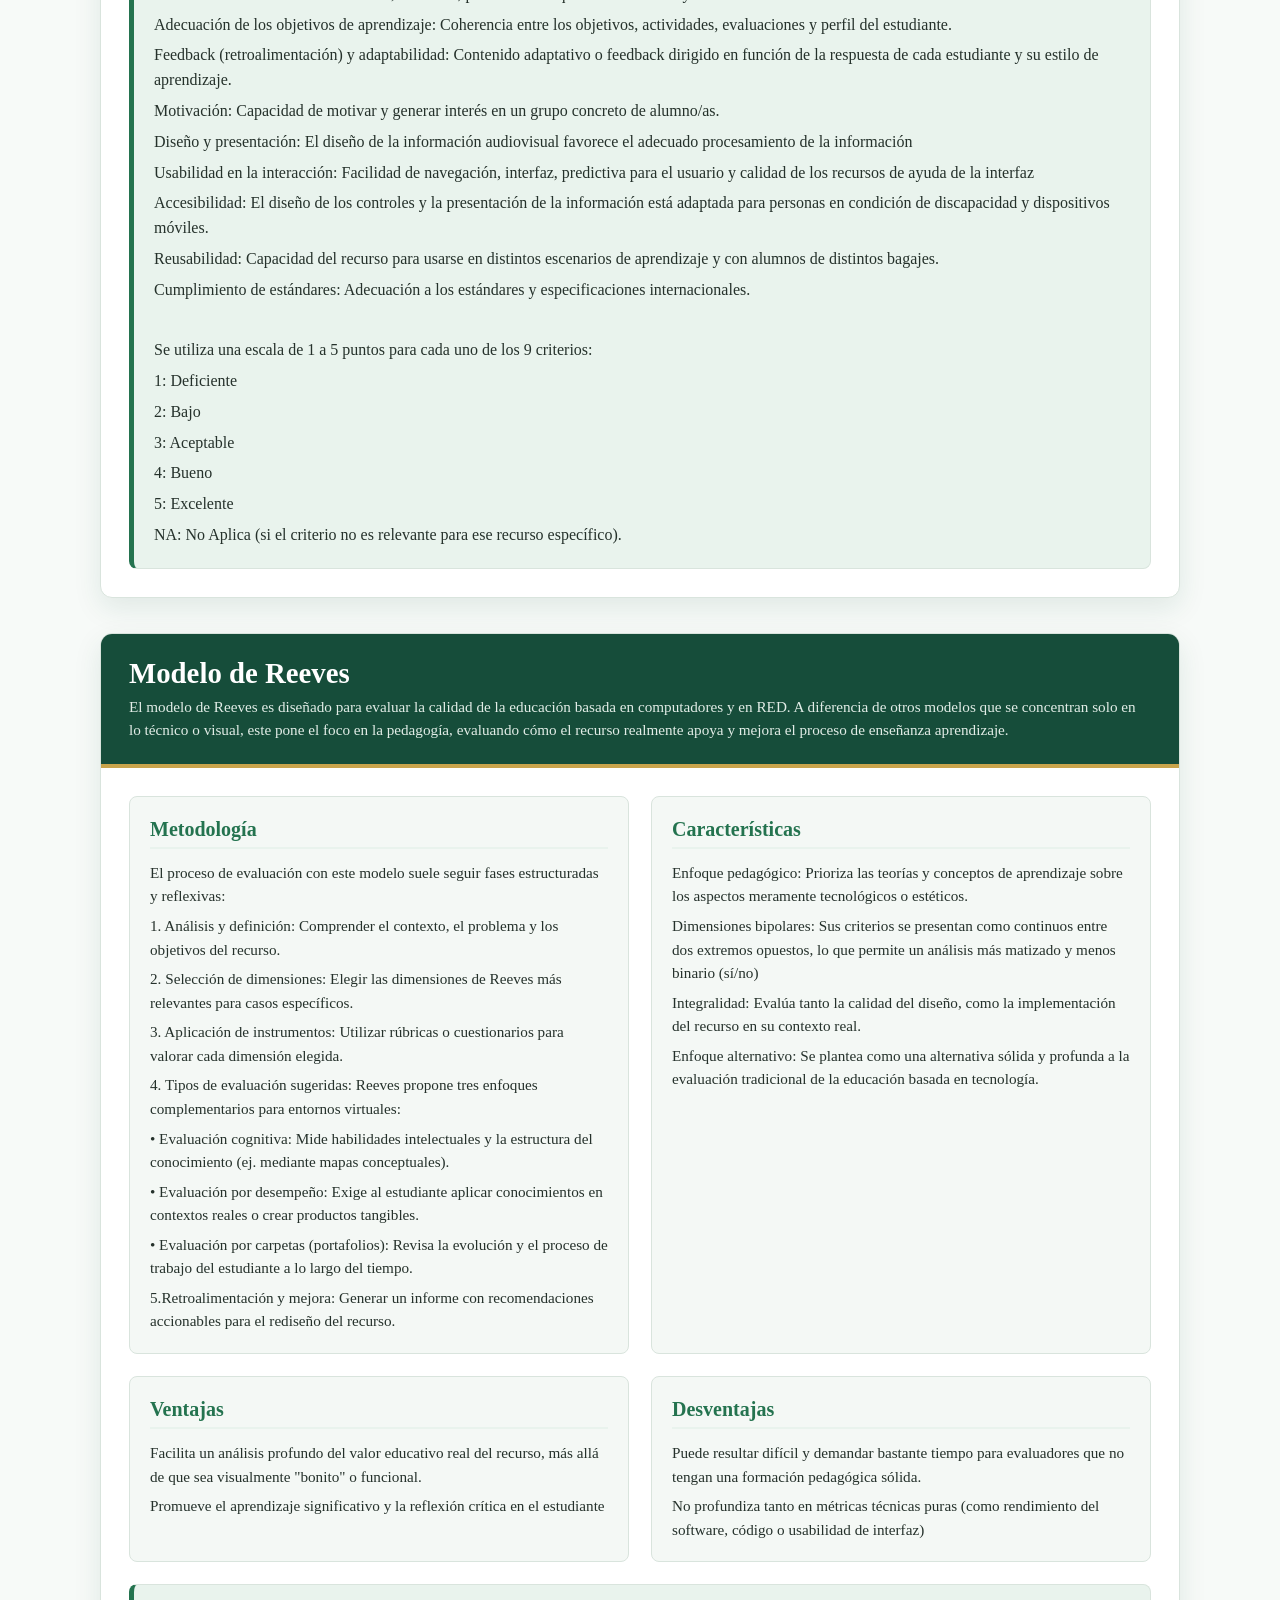
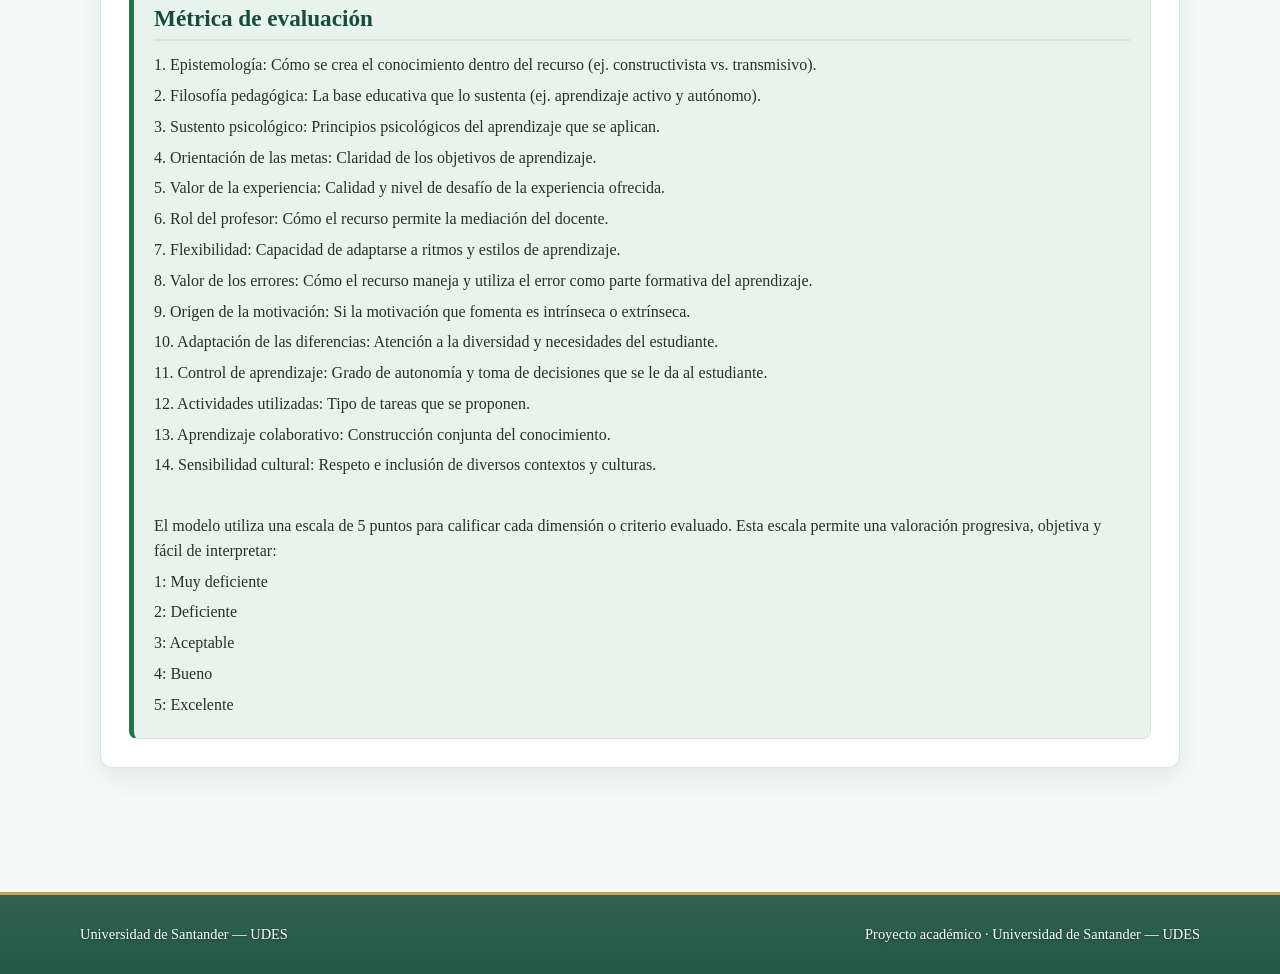
<file: modelos-evaluacion-red.html>
<!DOCTYPE html>
<html lang="es">
<head>
  <meta charset="UTF-8">
  <meta name="viewport" content="width=device-width, initial-scale=1.0">
  <meta name="description" content="Página principal de modelos de evaluación y Recursos Educativos Digitales.">
  <title>Modelos de evaluación y RED | UDES</title>
  <link rel="stylesheet" href="styles.css">
</head>
<body>
<header class="site-header">
  <div class="header-inner">
    <div class="brand">
      <a href="index.html" aria-label="Inicio">
        <img src="assets/logo-udes.png" alt="Universidad de Santander UDES">
      </a>
      <div class="brand-text">
        <strong>Sitio académico informativo</strong>
        <span>Evaluación y rediseño de Recursos Educativos Digitales</span>
      </div>
    </div>

    <button class="menu-icon" type="button" aria-expanded="false" aria-controls="main-nav">
      Menú ☰
    </button>

    <nav class="nav" id="main-nav" aria-label="Navegación principal">
      <a class="" href="index.html">Inicio</a>

      <div class="dropdown">
        <button class="dropdown-toggle active" type="button"
                aria-expanded="false" aria-haspopup="true"
                title="Abrir Modelos de evaluación y RED">
          Modelos de evaluación y RED ▾
        </button>
        <div class="dropdown-menu">
          <a class="" href="seleccionando-modelos.html">Seleccionando modelos</a>
          <a class="" href="recursos-educativos-digitales.html">Recursos educativos digitales</a>
        </div>
      </div>

      <a class="" href="rediseno.html">Rediseño</a>
      <a class="" href="aplicacion-modelo.html">Aplicación de modelo de evaluación</a>
      <a class="" href="referencias.html">Referencias</a>
    </nav>
  </div>
</header>


<main>

<section class="page-title">
  <div class="container">
    <div class="breadcrumb">Modelos de evaluación y RED</div>
    <h1>Modelos de evaluación y RED</h1>
  </div>
</section>

<section class="section">
  <div class="container">

<!-- aca va el contenido de la página -->  


<section class="section">
  <div class="container">

    <div class="models-container">
      
      <!-- 1. NORMA UNE 71362 -->
      <article class="model-detail-card">
        <header class="model-title-badge">
          <h2>Norma UNE 71362</h2>
          <span class="model-subtitle">Es un modelo y herramienta para evaluar la calidad de los materiales educativos digitales</span>
        </header>

        <div class="model-content-grid">
          <div class="model-block">
            <h3>Componentes</h3>
            <p><strong>Eficacia didáctica:</strong></p>
            <p>1. Descripción didáctica.</p>
            <p>2. Calidad de los contenidos.</p>
            <p>3. Capacidad para generar aprendizaje.</p>
            <p>4. Adaptabilidad.</p>
            <p>5. Interactividad.</p>
            <p>6. Motivación.</p>
            <br>
            <p><strong>Eficacia tecnológica:</strong></p>
            <p>7. Formato y diseño.</p>
            <p>8. Reusabilidad.</p>
            <p>9. Portabilidad.</p>
            <p>10. Robustez y estabilidad técnica.</p>
            <br>
            <p><strong>Accesibilidad:</strong></p>
            <p>11. Estructura del escenario de aprendizaje.</p>
            <p>12. Navegación.</p>
            <p>13. Operabilidad.</p>
            <p>14. Accesibilidad del contenido audiovisual.</p>
            <p>15. Accesibilidad del contenido textual.</p>
          </div>

          <div class="model-block">
            <h3>Características</h3>
            <p>Se trata de un marco amplio diseñado para valorar la calidad de los materiales educativos digitales. Su propósito central es servir como una guía de apoyo en cada etapa del camino, permitiendo desde crear contenidos desde cero hasta seleccionar aquellos que mejor se adapten a las necesidades de clase.</p>
            <p>Por un lado, abarca aspectos pedagógicos, asegurándose de que el contenido no solo sea informativo, sino que realmente enseñe de forma efectiva y con sentido didáctico. Por otro lado, integra la parte tecnológica, cuidando que las herramientas digitales funcionen de manera óptima, estable y fluida durante su uso.</p>
            <p>Finalmente, este enfoque da un lugar fundamental a la accesibilidad. De esta manera, busca que cualquier estudiante, independientemente de sus capacidades o condiciones, pueda acceder y aprovechar estos materiales para enriquecer su proceso de enseñanza y aprendizaje.</p>
          </div>

          <div class="model-block">
            <h3>Ventajas</h3>
            <p>Su mayor virtud radica en lo completa que resulta su evaluación. En lugar de quedarse únicamente en si la lección está bien redactada o si la plataforma responde sin fallos, decide dar un paso más allá para observar la experiencia educativa en toda su dimensión.</p>
            <p>Al incorporar la accesibilidad dentro de sus criterios clave, logra un análisis mucho más equilibrado e integral. Esto permite abrir las puertas a una diversidad real de estudiantes, garantizando que el material sea verdaderamente útil, accesible y aprovechable para cada uno de ellos.</p>
          </div>

          <div class="model-block">
            <h3>Desventajas</h3>
            <p>Poner en práctica este marco suele ser un proceso más amplio y exigente que en CODA, principalmente por la cantidad de criterios e indicadores que abarca. No es una revisión rápida, por lo que llevar a cabo una valoración completa requiere dedicarle más tiempo y una preparación previa adecuada.</p>
            <p>Además, ciertos aspectos de la revisión técnica y de accesibilidad no son del todo intuitivos. Evaluar estos puntos con precisión puede demandar conocimientos específicos en la materia, exigiendo un esfuerzo adicional a la hora de examinar cada recurso educativo.</p>
          </div>

          <div class="model-block full-width highlight-block">
            <h3>Métrica de evaluación</h3>
            <p>Su funcionamiento se basa en una rúbrica compuesta por 15 criterios e indicadores de calidad. A través de ellos, es posible realizar un análisis profundo que abarca tanto la parte cuantitativa como la cualitativa del material evaluado.</p>
            <p>Es importante tener cuidado para no confundir este sistema con la escala de 1 a 5 propia de CODA. Su estructura responde a un estándar distinto, diseñado para ofrecer una medición ajustada a sus propios parámetros de calidad.</p>
          </div>
        </div>
      </article>

      <!-- 2. BOEHM -->
      <article class="model-detail-card">
        <header class="model-title-badge">
          <h2>BOEHM</h2>
          <span class="model-subtitle">Permite evaluar la calidad del software a través de los diferentes criterios. Fue creado por Barry W Boehm investigador e ingeniero de Software en 1978</span>
        </header>

        <div class="model-content-grid">
          <div class="model-block">
            <h3>Componentes</h3>
            <p>Utilidad</p>
            <p>Mantenibilidad</p>
            <p>Portabilidad</p>
          </div>

          <div class="model-block">
            <h3>Características</h3>
            <p><strong>Confiabilidad:</strong> que funcione correctamente</p>
            <p><strong>Eficiencia:</strong> Tiempo y la rapidez con la que se trabaje</p>
            <p><strong>Usabilidad:</strong> Fácil de usar</p>
            <p><strong>Comprensibilidad:</strong> Que sea sencilla de comprender</p>
            <p><strong>Mantenibilidad:</strong> Que se pueda corregir y actualizar</p>
            <p><strong>Flexibilidad:</strong> Que se adapte a todos los recursos</p>
            <p><strong>Portabilidad:</strong> Que se pueda utilizar en todos los dispositivos</p>
            <p><strong>Facilidad de prueba:</strong> fácil de comprobar</p>
          </div>

          <div class="model-block">
            <h3>Ventajas</h3>
            <p>Se aplica a los recursos educativos digitales</p>
            <p>Evalúa la facilidad de su uso</p>
            <p>Identifica los elementos a mejorar</p>
            <p>Evalúa la calidad del software</p>
          </div>

          <div class="model-block">
            <h3>Desventajas</h3>
            <p>Necesita tiempo para realizar sus evaluaciones</p>
            <p>Se les dificulta a las personas que no tenga conocimiento del modelo</p>
            <p>En el momento de evaluar puede ser subjetivo dependiendo quien lo evalúe</p>
            <p>Puede aplicarse, pero no está diseñado exclusivamente para recursos educativos</p>
          </div>

          <div class="model-block full-width highlight-block">
            <h3>Métrica de evaluación</h3>
            <p>Que funcione correctamen-te (Confiabilidad)</p>
            <p>Que sea rápido (Eficiencia)</p>
            <p>Sencillo de utilizar (Usabilidad)</p>
            <p>Fácil de entender (Comprensibilidad)</p>
            <p>Fácil de corregir y actualizar (Mantenibilidad)</p>
            <p>Se adapte a las distintas necesidades (Flexibilidad)</p>
            <p>Fácil de comprobar su funcionamiento (Facilidad de prueba)</p>
            <br>
            <p><strong>ESCALA DE VALORACIÖN</strong></p>
            <p>3: Excelente</p>
            <p>2: Bueno</p>
            <p>1: Deficiente</p>
          </div>
        </div>
      </article>

      <!-- 3. FURPS -->
      <article class="model-detail-card">
        <header class="model-title-badge">
          <h2>FURPS</h2>
          <span class="model-subtitle">Es un sistema creada por Hewlett Packard en 1987 para medir la calidad del software y de los recursos digitales</span>
        </header>

        <div class="model-content-grid">
          <div class="model-block">
            <h3>Componentes</h3>
            <p>Funcionalidad F</p>
            <p>Usabilidad U</p>
            <p>Confiabilidad R</p>
            <p>Rendimiento P</p>
            <p>Soporte S</p>
          </div>

          <div class="model-block">
            <h3>Características</h3>
            <p><strong>Funcionalidad:</strong> Si cumple con las funciones y la seguridad</p>
            <p><strong>Usabilidad:</strong> Si es fácil de usar, de comprender</p>
            <p><strong>Confiabilidad:</strong> Si funciona correctamente y puede recuperar cuando algo sale mal</p>
            <p><strong>Rendimiento:</strong> Mide el tiempo y la rapidez de la respuesta, es decir; su desempeño</p>
            <p><strong>Soportabilidad:</strong> Si es fácil de usar, actualizar, instalar o modificar.</p>
          </div>

          <div class="model-block">
            <h3>Ventajas</h3>
            <p>Es fácil de aplicar y comprender</p>
            <p>Identifica las fallas para así mejorar</p>
            <p>Se puede adaptar a los diferentes recursos educativos digitales</p>
            <p>Ayuda y facilita a la comparación de los diferentes recursos</p>
          </div>

          <div class="model-block">
            <h3>Desventajas</h3>
            <p>Es subjetivo en la evaluación por la persona que lo utilice</p>
            <p>Es difícil su aplicación si no hay conocimiento de sus criterios</p>
            <p>Se necesita tiempo para una evaluación completa</p>
            <p>Se centra particularmente en aspectos pedagógico</p>
            <p>Es muy limitado para su evaluación</p>
          </div>

          <div class="model-block full-width highlight-block">
            <h3>Métrica de evaluación</h3>
            <p>Evalúa sus 5 cinco categorías</p>
            <p>Cumplimiento de su función (F)</p>
            <p>Facilidad de usar (U)</p>
            <p>Frecuencia de errores(R)</p>
            <p>Velocidad y eficiencia (P)</p>
            <p>Facilidad para actualizar(S)</p>
            <br>
            <p><strong>Puntaje máximo es de 25 puntos</strong></p>
          </div>
        </div>
      </article>

      <!-- 4. CODA -->
      <article class="model-detail-card">
        <header class="model-title-badge">
          <h2>CODA - Calidad de los Objetos de Aprendizaje</h2>
           <span class="model-subtitle">Es un instrumento utilizado para valorar la calidad de objetos de aprendizaje y los RED</span>
        </header>

        <div class="model-content-grid">
          <div class="model-block">
            <h3>Componentes</h3>
            <p><strong>Componente didáctico:</strong></p>
            <p>1. Objetivos y coherencia didáctica.</p>
            <p>2. Calidad de los contenidos.</p>
            <p>3. Capacidad de generar reflexión, crítica e innovación.</p>
            <p>4. Interactividad y adaptabilidad.</p>
            <p>5. Motivación.</p>
            <br>
            <p><strong>Componente tecnológico:</strong></p>
            <p>6. Formato y diseño.</p>
            <p>7. Usabilidad.</p>
            <p>8. Accesibilidad.</p>
            <p>9. Reusabilidad.</p>
            <p>10. Interoperabilidad.</p>
          </div>

          <div class="model-block">
            <h3>Características</h3>
            <p>CODA permite evaluar la calidad de un Objeto de Aprendizaje teniendo en cuenta dos aspectos principales: su utilidad educativa y sus características tecnológicas.</p>
            <p>Los primeros cinco criterios se enfocan en valorar aspectos relacionados con el aprendizaje, como la forma en que el recurso apoya y facilita la enseñanza.</p>
            <p>Los cinco criterios restantes evalúan aspectos técnicos, relacionados con el funcionamiento, uso y características tecnológicas del recurso.</p>
            <p>CODA puede utilizarse en diferentes momentos del proceso: mientras se crea el recurso, antes de utilizarlo o después de su implementación, permitiendo identificar fortalezas y aspectos que pueden mejorarse.</p>
            <p>De esta manera, CODA ofrece una valoración general que permite comprobar si un Objeto de Aprendizaje es adecuado tanto desde el punto de vista educativo como tecnológico.</p>
          </div>

          <div class="model-block">
            <h3>Ventajas</h3>
            <p>CODA es una herramienta sencilla de aplicar, lo que facilita su uso durante la revisión de un Objeto de Aprendizaje.</p>
            <p>Permite valorar de manera conjunta los aspectos pedagógicos y tecnológicos, ofreciendo una visión más completa de la calidad del recurso.</p>
            <p>Ayuda al docente a reconocer las fortalezas del material y detectar posibles aspectos por mejorar antes de utilizarlo con los estudiantes.</p>
            <p>Además, cuenta con criterios y subcriterios concretos que orientan la revisión y facilitan identificar qué elementos del recurso requieren atención.</p>
          </div>

          <div class="model-block">
            <h3>Desventajas</h3>
            <p>Una evaluación completa requiere revisar con cuidado los diferentes subcriterios de cada categoría, lo que puede tomar más tiempo y atención.</p>
            <p>Algunos aspectos pueden depender de la interpretación de quien realiza la evaluación, por lo que los resultados pueden variar entre evaluadores.</p>
            <p>Además, CODA está diseñado principalmente para evaluar Objetos de Aprendizaje, por lo que no necesariamente contempla todos los aspectos relacionados con el contexto educativo en el que se utiliza el recurso.</p>
            <p>Por esta razón, puede ser necesario complementar la evaluación con otros criterios que permitan analizar de manera más amplia la experiencia educativa.</p>
          </div>

          <div class="model-block full-width highlight-block">
            <h3>Métrica de evaluación</h3>
            <p>Cada uno de los diez criterios de CODA se califica en una escala de 1 a 5, donde 1 representa el nivel más bajo y 5 el nivel más alto.</p>
            <p>Cuando un criterio no corresponde al recurso que se está evaluando, puede utilizarse la opción N/A (No aplicable).</p>
            <p>Si se califican los diez criterios, la puntuación máxima que se puede obtener es de 50 puntos. Esta puntuación permite tener una referencia general sobre la valoración del Objeto de Aprendizaje.</p>
          </div>
        </div>
      </article>

      <!-- 5. LORI -->
      <article class="model-detail-card">
        <header class="model-title-badge">
          <h2>Modelo LORI</h2>
          <span class="model-subtitle">El modelo LORI es una herramienta para evaluar la calidad de los objetos de aprendizaje y recursos educativos digitales. Fue desarrollado por Nesbit, Belfer y Leacock, y su propósito es ofrecer un marco estructurado que combine criterios pedagógicos, técnicos y de diseño para garantizar la eficacia y calidad de un recurso digital.</span>
        </header>

        <div class="model-content-grid">
          <div class="model-block">
            <h3>Metodología</h3>
            <p>El proceso es sencillo y se puede resumir en 4 pasos:</p>
            <p>1.Exploración: El evaluador (o equipo) interactúa con el recurso educativo digital en su totalidad.</p>
            <p>2. Puntuación: Se asigna una calificación a cada uno de los 9 criterios de forma independiente.</p>
            <p>3. Justificación cualitativa: Se añaden comentarios o notas explicativas que justifiquen la puntuación otorgada (esto es clave para el rediseño).</p>
            <p>4. Síntesis y mejora: Se calcula el puntaje total, se identifican las falencias y se hacen recomendaciones para mejorar el recurso.</p>
          </div>

          <div class="model-block">
            <h3>Características</h3>
            <p>Integral: No solo evalúa lo "bonito" (diseño), sino también lo pedagógico y lo técnico.</p>
            <p>Colaborativo: Está pensado para ser usado por equipos (docentes, diseñadores instruccionales).Flexible: Se puede aplicar a diversos formatos: videos, simuladores, infografías interactivas, etc.</p>
            <p>Estandarizado: Proporciona un lenguaje común y un formato de revisión que facilita la comparación entre diferentes recursos.</p>
          </div>

          <div class="model-block">
            <h3>Ventajas</h3>
            <p>Integra diseño, pedagogía y tecnología en una sola herramienta fácil de seguir.</p>
            <p>Permite comparar distintos recursos o versiones de un mismo recurso bajo los mismos parámetros.</p>
          </div>

          <div class="model-block">
            <h3>Desventajas</h3>
            <p>Depende del criterio del evaluador; pretende una breve evaluación previa del equipo para ser objetivo.</p>
            <p>Evaluar 9 dimensiones con profundidad y justificación puede ser laborioso si se evalúan muchos recursos a la vez</p>
          </div>

          <div class="model-block full-width highlight-block">
            <h3>Métrica de evaluación</h3>
            <p>Calidad de los contenidos: Veracidad, exactitud, presentación equilibrada de ideas y nivel adecuado de detalle.</p>
            <p>Adecuación de los objetivos de aprendizaje: Coherencia entre los objetivos, actividades, evaluaciones y perfil del estudiante.</p>
            <p>Feedback (retroalimentación) y adaptabilidad: Contenido adaptativo o feedback dirigido en función de la respuesta de cada estudiante y su estilo de aprendizaje.</p>
            <p>Motivación: Capacidad de motivar y generar interés en un grupo concreto de alumno/as.</p>
            <p>Diseño y presentación: El diseño de la información audiovisual favorece el adecuado procesamiento de la información</p>
            <p>Usabilidad en la interacción: Facilidad de navegación, interfaz, predictiva para el usuario y calidad de los recursos de ayuda de la interfaz</p>
            <p>Accesibilidad: El diseño de los controles y la presentación de la información está adaptada para personas en condición de discapacidad y dispositivos móviles.</p>
            <p>Reusabilidad: Capacidad del recurso para usarse en distintos escenarios de aprendizaje y con alumnos de distintos bagajes.</p>
            <p>Cumplimiento de estándares: Adecuación a los estándares y especificaciones internacionales.</p>
            <br>
            <p>Se utiliza una escala de 1 a 5 puntos para cada uno de los 9 criterios:</p>
            <p>1: Deficiente</p>
            <p>2: Bajo</p>
            <p>3: Aceptable</p>
            <p>4: Bueno</p>
            <p>5: Excelente</p>
            <p>NA: No Aplica (si el criterio no es relevante para ese recurso específico).</p>
          </div>
        </div>
      </article>

      <!-- 6. REEVES -->
      <article class="model-detail-card">
        <header class="model-title-badge">
          <h2>Modelo de Reeves</h2>
          <span class="model-subtitle">El modelo de Reeves es diseñado para evaluar la calidad de la educación basada en computadores y en RED. A diferencia de otros modelos que se concentran solo en lo técnico o visual, este pone el foco en la pedagogía, evaluando cómo el recurso realmente apoya y mejora el proceso de enseñanza aprendizaje.</span>
        </header>

        <div class="model-content-grid">
          <div class="model-block">
            <h3>Metodología</h3>
            <p>El proceso de evaluación con este modelo suele seguir fases estructuradas y reflexivas:</p>
            <p>1. Análisis y definición: Comprender el contexto, el problema y los objetivos del recurso.</p>
            <p>2. Selección de dimensiones: Elegir las dimensiones de Reeves más relevantes para casos específicos.</p>
            <p>3. Aplicación de instrumentos: Utilizar rúbricas o cuestionarios para valorar cada dimensión elegida.</p>
            <p>4. Tipos de evaluación sugeridas: Reeves propone tres enfoques complementarios para entornos virtuales:</p>
            <p>• Evaluación cognitiva: Mide habilidades intelectuales y la estructura del conocimiento (ej. mediante mapas conceptuales).</p>
            <p>• Evaluación por desempeño: Exige al estudiante aplicar conocimientos en contextos reales o crear productos tangibles.</p>
            <p>• Evaluación por carpetas (portafolios): Revisa la evolución y el proceso de trabajo del estudiante a lo largo del tiempo.</p>
            <p>5.Retroalimentación y mejora: Generar un informe con recomendaciones accionables para el rediseño del recurso.</p>
          </div>

          <div class="model-block">
            <h3>Características</h3>
            <p>Enfoque pedagógico: Prioriza las teorías y conceptos de aprendizaje sobre los aspectos meramente tecnológicos o estéticos.</p>
            <p>Dimensiones bipolares: Sus criterios se presentan como continuos entre dos extremos opuestos, lo que permite un análisis más matizado y menos binario (sí/no)</p>
            <p>Integralidad: Evalúa tanto la calidad del diseño, como la implementación del recurso en su contexto real.</p>
            <p>Enfoque alternativo: Se plantea como una alternativa sólida y profunda a la evaluación tradicional de la educación basada en tecnología.</p>
          </div>

          <div class="model-block">
            <h3>Ventajas</h3>
            <p>Facilita un análisis profundo del valor educativo real del recurso, más allá de que sea visualmente "bonito" o funcional.</p>
            <p>Promueve el aprendizaje significativo y la reflexión crítica en el estudiante</p>
          </div>

          <div class="model-block">
            <h3>Desventajas</h3>
            <p>Puede resultar difícil y demandar bastante tiempo para evaluadores que no tengan una formación pedagógica sólida.</p>
            <p>No profundiza tanto en métricas técnicas puras (como rendimiento del software, código o usabilidad de interfaz)</p>
          </div>

          <div class="model-block full-width highlight-block">
            <h3>Métrica de evaluación</h3>
            <p>1. Epistemología: Cómo se crea el conocimiento dentro del recurso (ej. constructivista vs. transmisivo).</p>
            <p>2. Filosofía pedagógica: La base educativa que lo sustenta (ej. aprendizaje activo y autónomo).</p>
            <p>3. Sustento psicológico: Principios psicológicos del aprendizaje que se aplican.</p>
            <p>4. Orientación de las metas: Claridad de los objetivos de aprendizaje.</p>
            <p>5. Valor de la experiencia: Calidad y nivel de desafío de la experiencia ofrecida.</p>
            <p>6. Rol del profesor: Cómo el recurso permite la mediación del docente.</p>
            <p>7. Flexibilidad: Capacidad de adaptarse a ritmos y estilos de aprendizaje.</p>
            <p>8. Valor de los errores: Cómo el recurso maneja y utiliza el error como parte formativa del aprendizaje.</p>
            <p>9. Origen de la motivación: Si la motivación que fomenta es intrínseca o extrínseca.</p>
            <p>10. Adaptación de las diferencias: Atención a la diversidad y necesidades del estudiante.</p>
            <p>11. Control de aprendizaje: Grado de autonomía y toma de decisiones que se le da al estudiante.</p>
            <p>12. Actividades utilizadas: Tipo de tareas que se proponen.</p>
            <p>13. Aprendizaje colaborativo: Construcción conjunta del conocimiento.</p>
            <p>14. Sensibilidad cultural: Respeto e inclusión de diversos contextos y culturas.</p>
            <br>
            <p>El modelo utiliza una escala de 5 puntos para calificar cada dimensión o criterio evaluado. Esta escala permite una valoración progresiva, objetiva y fácil de interpretar:</p>
            <p>1: Muy deficiente</p>
            <p>2: Deficiente</p>
            <p>3: Aceptable</p>
            <p>4: Bueno</p>
            <p>5: Excelente</p>
          </div>
        </div>
      </article>

    </div>
  </div>
</section>


<!-- fin contenido de la página -->  


</main>

<footer class="footer"> 
  <div class="footer-inner"> 
    <small>Universidad de Santander — UDES</small> 
    <small>Proyecto académico · Universidad de Santander — UDES</small> 
  </div> 
</footer> 

<script src="script.js"></script>
</body>
</html>
</file>
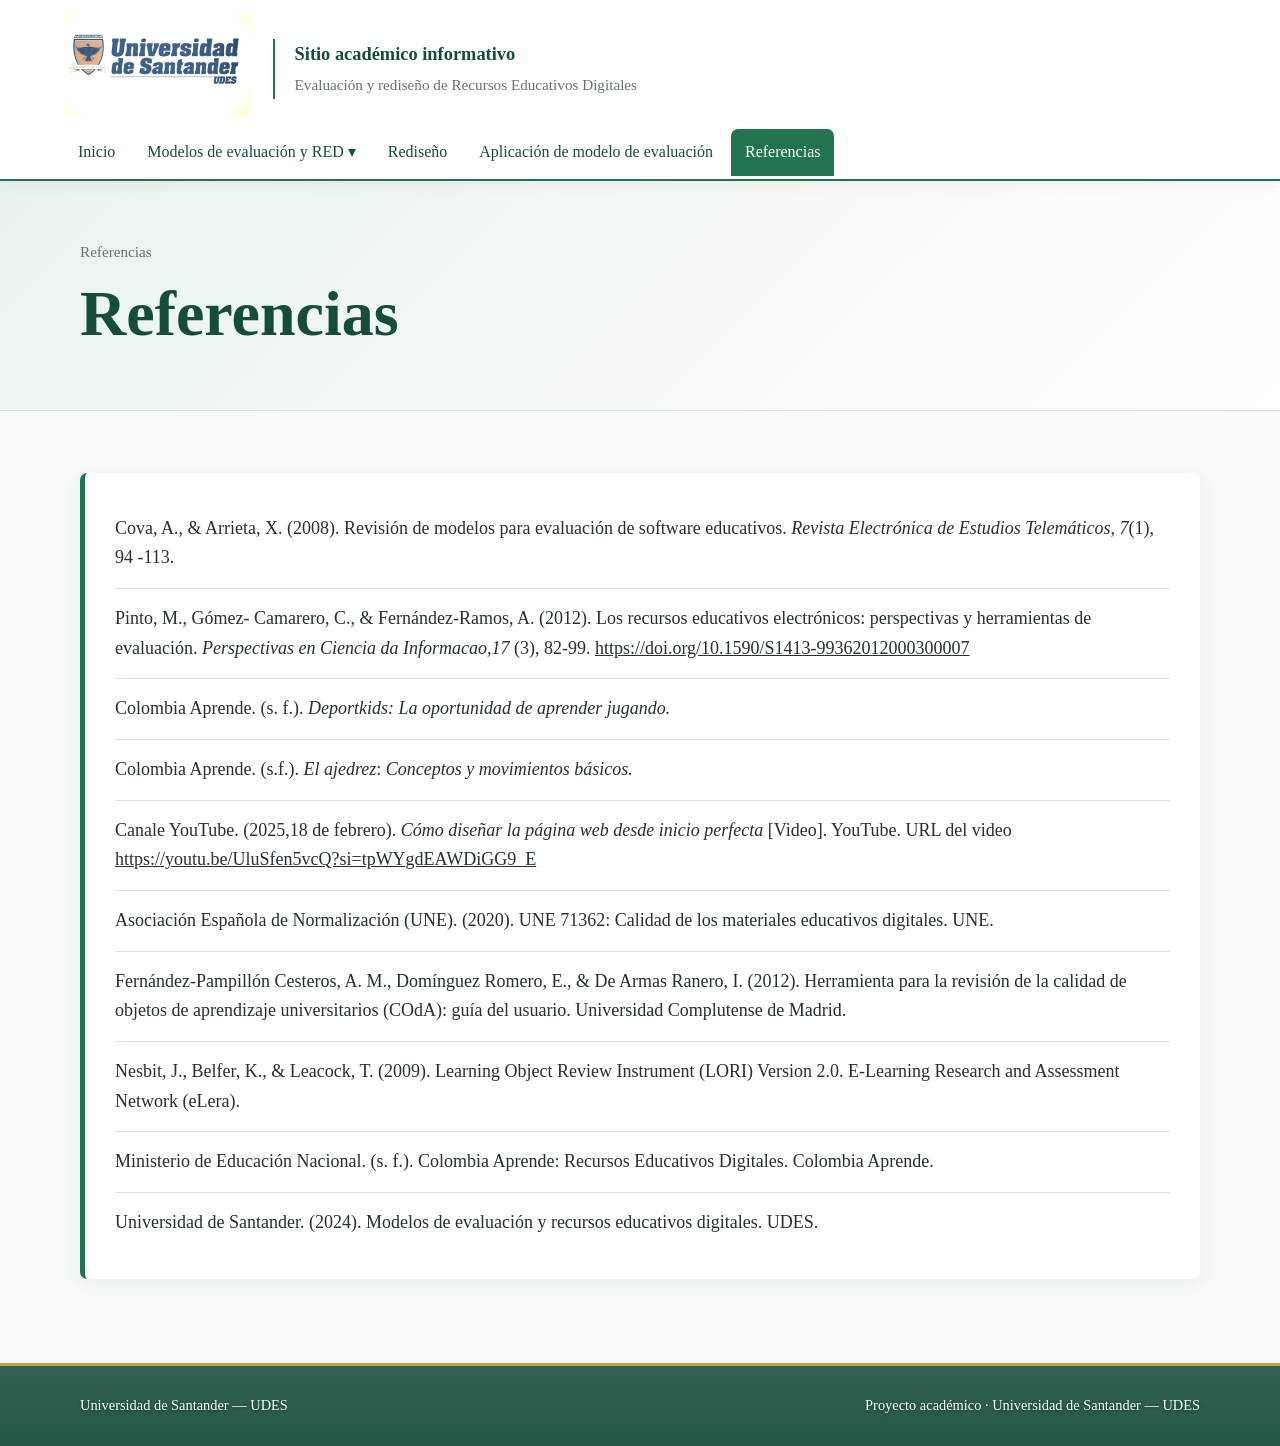
<file: referencias.html>
<!DOCTYPE html>
<html lang="es">
<head>
  <meta charset="UTF-8">
  <meta name="viewport" content="width=device-width, initial-scale=1.0">
  <meta name="description" content="Referencias bibliográficas y recursos web del proyecto.">
  <title>Referencias | UDES</title>
  <link rel="stylesheet" href="styles.css">
</head>
<body>

<header class="site-header">
  <div class="header-inner">
    <div class="brand">
      <a href="index.html" aria-label="Inicio">
        <img src="assets/logo-udes.png" alt="Universidad de Santander UDES">
      </a>
      <div class="brand-text">
        <strong>Sitio académico informativo</strong>
        <span>Evaluación y rediseño de Recursos Educativos Digitales</span>
      </div>
    </div>

    <button class="menu-icon" type="button" aria-expanded="false" aria-controls="main-nav">
      Menú ☰
    </button>

    <nav class="nav" id="main-nav" aria-label="Navegación principal">
      <a class="" href="index.html">Inicio</a>

      <div class="dropdown">
        <button class="dropdown-toggle " type="button"
                aria-expanded="false" aria-haspopup="true"
                title="Abrir Modelos de evaluación y RED">
          Modelos de evaluación y RED ▾
        </button>
        <div class="dropdown-menu">
          <a class="" href="seleccionando-modelos.html">Seleccionando modelos</a>
          <a class="" href="recursos-educativos-digitales.html">Recursos educativos digitales</a>
        </div>
      </div>

      <a class="" href="rediseno.html">Rediseño</a>
      <a class="" href="aplicacion-modelo.html">Aplicación de modelo de evaluación</a>
      <a class="active" href="referencias.html">Referencias</a>
    </nav>
  </div>
</header>

<main>

<section class="page-title">
  <div class="container">
    <div class="breadcrumb">Referencias</div>
    <h1>Referencias</h1>
  </div>
</section>


<section class="section">
  <div class="container">


    <div class="content-box">

      <div class="reference">
        <p>
          Cova, A., &amp; Arrieta, X. (2008). Revisión de modelos para evaluación de software educativos.
          <em>Revista Electrónica de Estudios Telemáticos</em>, <em>7</em>(1), 94 -113.
        </p>
      </div>

      <div class="reference">
        <p>
          Pinto, M., Gómez- Camarero, C., &amp; Fernández-Ramos, A. (2012). Los recursos educativos electrónicos:
          perspectivas y herramientas de evaluación. <em>Perspectivas en Ciencia da Informacao,17</em> (3), 82-99.
          <a href="https://doi.org/10.1590/S1413-99362012000300007" target="_blank" rel="noopener noreferrer">
            https://doi.org/10.1590/S1413-99362012000300007
          </a>
        </p>
      </div>

      <div class="reference">
        <p>
          Colombia Aprende. (s. f.). <em>Deportkids:</em> <em>La oportunidad de aprender jugando.</em>
        </p>
      </div>

      <div class="reference">
        <p>
          Colombia Aprende. (s.f.). <em>El ajedrez</em>: <em>Conceptos y movimientos básicos.</em>
        </p>
      </div>

      <div class="reference">
        <p>
          Canale YouTube. (2025,18 de febrero). <em>Cómo diseñar la página web desde inicio perfecta</em> [Video].
          YouTube. URL del video
          <a href="https://youtu.be/UluSfen5vcQ?si=tpWYgdEAWDiGG9_E" target="_blank" rel="noopener noreferrer">
            https://youtu.be/UluSfen5vcQ?si=tpWYgdEAWDiGG9_E
          </a>
        </p>
      </div>


      <div class="reference">
        <p>
          Asociación Española de Normalización (UNE). (2020). UNE 71362: Calidad de los materiales educativos digitales. UNE.
        </p>
      </div>


      <div class="reference">
        <p>
          Fernández-Pampillón Cesteros, A. M., Domínguez Romero, E., & De Armas Ranero, I. (2012). Herramienta para la revisión de la calidad de objetos de aprendizaje universitarios (COdA): guía del usuario. Universidad Complutense de Madrid.
        </p>
      </div>

      <div class="reference">
        <p>
          Nesbit, J., Belfer, K., & Leacock, T. (2009). Learning Object Review Instrument (LORI) Version 2.0. E-Learning Research and Assessment Network (eLera).
        </p>
      </div>

      <div class="reference">
        <p>
          Ministerio de Educación Nacional. (s. f.). Colombia Aprende: Recursos Educativos Digitales. Colombia Aprende.
        </p>
      </div>

      <div class="reference">
        <p>
          Universidad de Santander. (2024). Modelos de evaluación y recursos educativos digitales. UDES.
        </p>
      </div>

    </div>

  </div>
</section>

</main>

<footer class="footer"> 
  <div class="footer-inner"> 
    <small>Universidad de Santander — UDES</small> 
    <small>Proyecto académico · Universidad de Santander — UDES</small> 
  </div> 
</footer> 

<script src="script.js"></script>
</body>
</html>
</file>
<file: styles.css>
/* =========================================================
   SITIO ACADÉMICO - EVALUACIÓN DE RECURSOS EDUCATIVOS
   Compatible con GitHub Pages: usa rutas relativas.
   ========================================================= */

:root {
  --verde-oscuro: #164d3a;
  --verde: #24734f;
  --verde-medio: #3d8b65;
  --verde-claro: #e9f3ed;
  --verde-suave: #f4f8f5;
  --dorado: #c9a44c;
  --texto: #25312b;
  --gris: #66736c;
  --blanco: #ffffff;
  --borde: #d9e4dd;
  --sombra: 0 10px 28px rgba(22, 77, 58, .10);
}

* {
  box-sizing: border-box;
  margin: 0;
  padding: 0;
}

html {
  scroll-behavior: smooth;
}

body {
  font-family: "Times New Roman", Times, serif;
  color: var(--texto);
  background: #f7faf8;
  line-height: 1.65;
  font-size: 18px;
}

a {
  color: inherit;
}

.site-header {
  background: var(--blanco);
  border-bottom: 1px solid var(--borde);
  box-shadow: 0 3px 14px rgba(0,0,0,.06);
  position: sticky;
  top: 0;
  z-index: 1000;
}

.header-inner {
  max-width: 1200px;
  margin: 0 auto;
  padding: 12px 24px 0;
}

.brand {
  display: flex;
  align-items: center;
  min-height: 105px;
  gap: 22px;
}

.brand img {
  width: min(100%, 470px);
  height: auto;
  max-height: 105px;
  object-fit: contain;
  object-position: left center;
}

.brand-text {
  border-left: 2px solid var(--verde);
  padding-left: 20px;
}

.brand-text strong {
  display: block;
  color: var(--verde-oscuro);
  font-size: 1.15rem;
}

.brand-text span {
  color: var(--gris);
  font-size: .95rem;
}

.nav {
  display: flex;
  align-items: center;
  gap: 4px;
  min-height: 52px;
}

.nav a,
.dropdown-toggle {
  font: inherit;
  font-size: 1rem;
  text-decoration: none;
  color: var(--verde-oscuro);
  padding: 10px 14px;
  border: 0;
  background: transparent;
  cursor: pointer;
  border-radius: 7px 7px 0 0;
}

.nav a:hover,
.dropdown-toggle:hover,
.nav a.active,
.dropdown-toggle.active {
  background: var(--verde);
  color: var(--blanco);
}

.dropdown {
  position: relative;
}

.dropdown-menu {
  position: absolute;
  top: calc(100% - 1px);
  left: 0;
  min-width: 285px;
  background: var(--blanco);
  border: 1px solid var(--borde);
  border-top: 3px solid var(--verde);
  box-shadow: var(--sombra);
  border-radius: 0 0 8px 8px;
  display: none;
  padding: 7px;
}

.dropdown:hover .dropdown-menu,
.dropdown:focus-within .dropdown-menu,
.dropdown.open .dropdown-menu {
  display: block;
}

.dropdown-menu a {
  display: block;
  border-radius: 5px;
  padding: 9px 12px;
  color: var(--texto);
}

.dropdown-menu a:hover,
.dropdown-menu a.active {
  color: var(--blanco);
}

.menu-icon {
  display: none;
  background: var(--verde);
  color: white;
  border: 0;
  border-radius: 6px;
  padding: 8px 12px;
  font: inherit;
  cursor: pointer;
}

main {
  min-height: calc(100vh - 210px);
}

.container {
  width: min(1120px, calc(100% - 40px));
  margin: 0 auto;
}

.hero {
  padding: 82px 0 76px;
  background:
    linear-gradient(135deg, rgba(233,243,237,.94), rgba(255,255,255,.98));
  border-bottom: 1px solid var(--borde);
}

.hero-grid {
  display: grid;
  grid-template-columns: 1.6fr .8fr;
  gap: 55px;
  align-items: center;
}

.eyebrow {
  display: inline-block;
  color: var(--verde);
  font-weight: bold;
  letter-spacing: .5px;
  margin-bottom: 12px;
}

h1, h2, h3 {
  line-height: 1.2;
  color: var(--verde-oscuro);
  font-weight: 700;
}

h1 {
  font-size: clamp(2.2rem, 5vw, 4rem);
  margin-bottom: 22px;
}

h2 {
  font-size: clamp(1.75rem, 3vw, 2.5rem);
  margin-bottom: 14px;
}

h3 {
  font-size: 1.4rem;
  margin-bottom: 10px;
}

.lead {
  font-size: 1.2rem;
  color: #45534c;
  max-width: 780px;
}

.cover-card {
  background: var(--blanco);
  border: 1px solid var(--borde);
  border-top: 5px solid var(--dorado);
  border-radius: 10px;
  padding: 30px;
  box-shadow: var(--sombra);
}

.cover-card p {
  margin-bottom: 13px;
}

.cover-card .label {
  color: var(--verde);
  font-weight: bold;
}

.section {
  padding: 62px 0;
}

.section.alt {
  background: var(--verde-suave);
  border-top: 1px solid var(--borde);
  border-bottom: 1px solid var(--borde);
}

.section-header {
  max-width: 820px;
  margin-bottom: 30px;
}

.page-title {
  padding: 58px 0 35px;
  background: linear-gradient(135deg, var(--verde-claro), var(--blanco));
  border-bottom: 1px solid var(--borde);
}

.page-title p {
  color: var(--gris);
  max-width: 800px;
}

.cards {
  display: grid;
  grid-template-columns: repeat(3, 1fr);
  gap: 22px;
}

.card {
  background: var(--blanco);
  border: 1px solid var(--borde);
  border-radius: 9px;
  padding: 25px;
  box-shadow: 0 5px 18px rgba(22,77,58,.06);
}

.card p {
  color: #4f5d56;
}

.placeholder {
  min-height: 145px;
  border: 2px dashed #a9c5b5;
  border-radius: 8px;
  background: #fbfdfc;
  display: flex;
  align-items: center;
  justify-content: center;
  text-align: center;
  padding: 22px;
  color: var(--gris);
}

.content-box {
  background: var(--blanco);
  border-left: 5px solid var(--verde);
  padding: 26px 30px;
  border-radius: 7px;
  box-shadow: 0 5px 18px rgba(22,77,58,.06);
  margin-bottom: 22px;
}

.content-box ul,
.content-box ol {
  padding-left: 25px;
  margin-top: 10px;
}

.content-box li {
  margin-bottom: 7px;
}

.data-table-wrap {
  overflow-x: auto;
  background: var(--blanco);
  border: 1px solid var(--borde);
  border-radius: 8px;
  box-shadow: var(--sombra);
}

table {
  width: 100%;
  border-collapse: collapse;
  min-width: 720px;
}

th, td {
  padding: 14px 16px;
  border-bottom: 1px solid var(--borde);
  text-align: left;
  vertical-align: top;
}

th {
  background: var(--verde-oscuro);
  color: var(--blanco);
}

tr:last-child td {
  border-bottom: 0;
}

.link-placeholder {
  display: inline-block;
  color: var(--verde);
  text-decoration: underline;
  font-weight: bold;
}

.footer {
  background: var(--verde-oscuro);
  color: #eaf4ee;
  padding: 28px 0;
  margin-top: 0;
}

.footer-inner {
  width: min(1120px, calc(100% - 40px));
  margin: 0 auto;
  display: flex;
  justify-content: space-between;
  gap: 20px;
  align-items: center;
}

.footer small {
  font-size: .9rem;
}

.btn {
  display: inline-block;
  background: var(--verde);
  color: var(--blanco);
  text-decoration: none;
  padding: 11px 18px;
  border-radius: 6px;
  margin-top: 18px;
}

.btn:hover {
  background: var(--verde-oscuro);
}

.breadcrumb {
  font-size: .95rem;
  color: var(--gris);
  margin-bottom: 12px;
}

.reference {
  padding: 15px 0;
  border-bottom: 1px solid var(--borde);
}

.reference:last-child {
  border-bottom: 0;
}

@media (max-width: 850px) {
  .brand {
    min-height: 85px;
  }

  .brand img {
    max-width: 400px;
    max-height: 85px;
  }

  .brand-text {
    display: none;
  }

  .menu-icon {
    display: inline-block;
    margin-bottom: 10px;
  }

  .nav {
    display: none;
    flex-direction: column;
    align-items: stretch;
    padding-bottom: 10px;
  }

  .nav.open {
    display: flex;
  }

  .nav a,
  .dropdown-toggle {
    width: 100%;
    text-align: left;
    border-radius: 6px;
  }

  .dropdown-menu {
    position: static;
    box-shadow: none;
    border: 1px solid var(--borde);
    margin-top: 3px;
    width: 100%;
  }

  .hero-grid {
    grid-template-columns: 1fr;
  }

  .cards {
    grid-template-columns: 1fr;
  }
}

@media (max-width: 520px) {
  body {
    font-size: 17px;
  }

  .header-inner {
    padding-left: 15px;
    padding-right: 15px;
  }

  .brand img {
    max-width: 100%;
  }

  .container,
  .footer-inner {
    width: min(100% - 28px, 1120px);
  }

  .hero {
    padding: 55px 0;
  }

  .section {
    padding: 45px 0;
  }
}

/* ==========================================
   SECCIÓN PARTICIPANTES
   ========================================== */

/* Contenedor principal de la rejilla */
.participants-grid {
  display: grid;
  /* En pantallas grandes genera 3 columnas de igual tamaño */
  grid-template-columns: repeat(3, 1fr);
  gap: 2rem;
  margin-top: 2rem;
  align-items: stretch;
}

/* Tarjeta individual de cada participante */
.participant-card {
  background-color: #ffffff;
  border-radius: 12px;
  padding: 1.5rem;
  text-align: center;
  box-shadow: 0 4px 12px rgba(0, 0, 0, 0.08);
  transition: transform 0.3s ease, box-shadow 0.3s ease;
  display: flex;
  flex-direction: column;
  align-items: center;
}

.participant-card:hover {
  transform: translateY(-5px);
  box-shadow: 0 8px 20px rgba(0, 0, 0, 0.12);
}

/* Contenedor circular de la imagen */
.participant-image {
  width: 140px;
  height: 140px;
  margin-bottom: 1.2rem;
  border-radius: 50%;
  overflow: hidden;
  border: 4px solid #f0f0f0;
  box-shadow: 0 2px 8px rgba(0, 0, 0, 0.1);
}

/* Ajuste de la imagen dentro del contenedor */
.participant-image img {
  width: 100%;
  height: 100%;
  object-fit: cover;
  display: block;
}

/* Títulos y textos dentro de la tarjeta */
.participant-card h3 {
  font-size: 1.15rem;
  margin-bottom: 0.5rem;
  color: #333333;
  font-weight: 600;
}

.participant-card p {
  font-size: 0.95rem;
  color: #666666;
  margin: 0;
  line-height: 1.4;
}

/* ==========================================
   DISEÑO RESPONSIVO (MÓVILES Y TABLETS)
   ========================================== */

/* Tabletas (pantallas intermedias) */
@media (max-width: 992px) {
  .participants-grid {
    gap: 1.5rem;
  }
}

/* Dispositivos Móviles */
@media (max-width: 768px) {
  .participants-grid {
    /* Cambia a 1 sola columna para móviles */
    grid-template-columns: 1fr;
    gap: 1.5rem;
  }

  .participant-image {
    width: 120px;
    height: 120px;
  }
}

.table-responsive-wrapper::-webkit-scrollbar-thumb:hover {
  background: #94a3b8;
}

/* ==========================================   mas css pagina modelos de evaluación ========================================== */


/* ==========================================
   ESTILOS ADICIONALES PARA TABLA DE EVALUACIÓN
   ========================================== */

.evaluation-table {
  width: 100%;
  border-collapse: separate;
  border-spacing: 0;
  min-width: 1100px;
  font-size: 0.95rem;
}

.evaluation-table th {
  background-color: var(--verde-oscuro);
  color: var(--blanco);
  font-weight: 700;
  font-size: 1.05rem;
  padding: 16px 18px;
  border-bottom: 3px solid var(--dorado);
  text-align: left;
  position: sticky;
  top: 0;
  z-index: 2;
}

.evaluation-table td {
  padding: 18px;
  border-bottom: 1px solid var(--borde);
  vertical-align: top;
  color: var(--texto);
  line-height: 1.6;
  background-color: var(--blanco);
}

.evaluation-table tbody tr:nth-child(even) td {
  background-color: #fbfdfc;
}

.evaluation-table tbody tr:hover td {
  background-color: var(--verde-suave);
  transition: background-color 0.25s ease;
}

.evaluation-table td.col-model {
  background-color: var(--verde-claro) !important;
  border-right: 2px solid var(--borde);
  min-width: 220px;
  width: 18%;
  font-weight: bold;
  color: var(--verde-oscuro);
}

.evaluation-table p {
  margin-bottom: 6px;
}

.evaluation-table p:last-child {
  margin-bottom: 0;
}

.data-table-wrap::-webkit-scrollbar {
  height: 8px;
}

.data-table-wrap::-webkit-scrollbar-track {
  background: var(--verde-suave);
  border-radius: 0 0 8px 8px;
}

.data-table-wrap::-webkit-scrollbar-thumb {
  background: var(--verde-medio);
  border-radius: 4px;
}

.data-table-wrap::-webkit-scrollbar-thumb:hover {
  background: var(--verde-oscuro);
}

/* ==========================================
   DISEÑO EN TARJETAS PARA MODELOS DE EVALUACIÓN
   ========================================== */

.models-container {
  display: flex;
  flex-direction: column;
  gap: 35px;
  margin-top: 25px;
}

.model-detail-card {
  background: var(--blanco);
  border: 1px solid var(--borde);
  border-radius: 12px;
  overflow: hidden;
  box-shadow: var(--sombra);
}

.model-title-badge {
  background: var(--verde-oscuro);
  color: var(--blanco);
  padding: 22px 28px;
  border-bottom: 4px solid var(--dorado);
}

.model-title-badge h2 {
  color: var(--blanco);
  margin-bottom: 6px;
  font-size: 1.8rem;
}

.model-subtitle {
  display: block;
  font-size: 0.95rem;
  color: #e2ede7;
  font-weight: normal;
  line-height: 1.5;
}

.model-content-grid {
  display: grid;
  grid-template-columns: repeat(2, 1fr);
  gap: 22px;
  padding: 28px;
}

.model-block {
  background: var(--verde-suave);
  border: 1px solid var(--borde);
  border-radius: 8px;
  padding: 20px;
}

.model-block h3 {
  color: var(--verde);
  font-size: 1.25rem;
  border-bottom: 2px solid var(--verde-claro);
  padding-bottom: 6px;
  margin-bottom: 12px;
}

.model-block p {
  color: var(--texto);
  font-size: 0.95rem;
  margin-bottom: 6px;
  line-height: 1.55;
}

.model-block p:last-child {
  margin-bottom: 0;
}

.model-block.full-width {
  grid-column: 1 / -1;
}

.highlight-block {
  background: var(--verde-claro);
  border-left: 5px solid var(--verde);
}

.highlight-block h3 {
  color: var(--verde-oscuro);
  border-bottom-color: var(--borde);
}

/* Responsivo para móviles y tabletas */
@media (max-width: 850px) {
  .model-content-grid {
    grid-template-columns: 1fr;
    padding: 18px;
    gap: 16px;
  }

  .model-title-badge {
    padding: 18px 20px;
  }

  .model-title-badge h2 {
    font-size: 1.5rem;
  }
}

/*  codigo nuevo  */

/* ==========================================
   ESTILOS ESPECÍFICOS PARA PÁGINA RED
   ========================================== */

.reds-container {
  display: flex;
  flex-direction: column;
  gap: 40px;
  margin-top: 10px;
}

.red-card {
  background: var(--blanco);
  border: 1px solid var(--borde);
  border-radius: 12px;
  overflow: hidden;
  box-shadow: var(--sombra);
}

.red-header {
  background: var(--verde-oscuro);
  color: var(--blanco);
  padding: 26px 30px;
  border-bottom: 4px solid var(--dorado);
  position: relative;
}

.red-tag {
  display: inline-block;
  background: var(--dorado);
  color: var(--verde-oscuro);
  font-weight: bold;
  font-size: 0.85rem;
  padding: 3px 10px;
  border-radius: 4px;
  margin-bottom: 10px;
  text-transform: uppercase;
  letter-spacing: 0.5px;
}

.red-header h2 {
  color: var(--blanco);
  font-size: 1.8rem;
  margin-bottom: 8px;
}

.red-subtitle {
  color: #e2ede7;
  font-size: 0.95rem;
  font-weight: normal;
}

.red-body {
  padding: 30px;
  display: flex;
  flex-direction: column;
  gap: 24px;
}

.red-meta-grid {
  display: grid;
  grid-template-columns: repeat(auto-fit, minmax(280px, 1fr));
  gap: 16px;
  background: var(--verde-claro);
  border: 1px solid var(--borde);
  padding: 20px;
  border-radius: 8px;
}

.meta-item strong {
  display: block;
  color: var(--verde-oscuro);
  font-size: 0.9rem;
  margin-bottom: 4px;
}

.meta-item p {
  color: var(--texto);
  font-size: 0.95rem;
  line-height: 1.4;
  margin-bottom: 0;
}

.red-section-block {
  background: var(--verde-suave);
  border: 1px solid var(--borde);
  border-radius: 8px;
  padding: 20px 24px;
}

.red-section-block h3 {
  color: var(--verde);
  font-size: 1.3rem;
  border-bottom: 2px solid var(--verde-claro);
  padding-bottom: 6px;
  margin-bottom: 14px;
}

.red-section-block p {
  font-size: 0.98rem;
  color: var(--texto);
  margin-bottom: 10px;
  line-height: 1.6;
}

.red-section-block p:last-child {
  margin-bottom: 0;
}

/* Bloque diferenciado para Limitaciones */
.limit-block {
  background: #fffaf0;
  border-left: 4px solid var(--dorado);
}

.limit-block h3 {
  color: #8c6b1f;
  border-bottom-color: #fce8bd;
}

/* Badges para estado de verificación COdA */
.badge-status {
  display: inline-block;
  padding: 4px 10px;
  border-radius: 4px;
  font-size: 0.85rem;
  font-weight: bold;
}

.status-ok {
  background-color: #e6f4ea;
  color: #137333;
  border: 1px solid #ceebd6;
}

.status-partial {
  background-color: #fef7e0;
  color: #b06000;
  border: 1px solid #feecb5;
}

.status-no {
  background-color: #f1f3f4;
  color: #5f6368;
  border: 1px solid #dadce0;
}

/* Adaptabilidad a dispositivos móviles */
@media (max-width: 850px) {
  .red-body {
    padding: 20px;
  }
  
  .red-header {
    padding: 20px;
  }
  
  .red-header h2 {
    font-size: 1.4rem;
  }

  .red-meta-grid {
    grid-template-columns: 1fr;
  }
}

/* ==========================================
   AJUSTE DE TABLA DE VERIFICACIÓN (SIN SCROLL EN PC)
   ========================================== */

/* En pantallas de PC y escritorio se adapta al 100% sin scroll */
.red-section-block .data-table-wrap {
  overflow-x: visible;
  box-shadow: none;
  border: 1px solid var(--borde);
  border-radius: 8px;
}

.red-section-block .evaluation-table {
  width: 100%;
  min-width: 0; /* Elimina la restricción de ancho fijo en PC */
  table-layout: fixed; /* Fuerza el ajuste proporcional de columnas */
}

/* Distribución optimizada de las columnas en PC */
.red-section-block .evaluation-table th:nth-child(1),
.red-section-block .evaluation-table td:nth-child(1) {
  width: 25%;
}

.red-section-block .evaluation-table th:nth-child(2),
.red-section-block .evaluation-table td:nth-child(2) {
  width: 25%;
}

.red-section-block .evaluation-table th:nth-child(3),
.red-section-block .evaluation-table td:nth-child(3) {
  width: 50%;
}

.red-section-block .evaluation-table td {
  word-wrap: break-word; /* Evita que textos largos rompan el layout */
  hyphens: auto;
}

/* En dispositivos móviles y tablets se habilita el scroll suave para mantener legibilidad */
@media (max-width: 850px) {
  .red-section-block .data-table-wrap {
    overflow-x: auto;
    -webkit-overflow-scrolling: touch;
  }

  .red-section-block .evaluation-table {
    min-width: 650px; /* Ancho mínimo óptimo para pantallas pequeñas */
    table-layout: auto;
  }

  .red-section-block .evaluation-table th:nth-child(1),
  .red-section-block .evaluation-table td:nth-child(1),
  .red-section-block .evaluation-table th:nth-child(2),
  .red-section-block .evaluation-table td:nth-child(2),
  .red-section-block .evaluation-table th:nth-child(3),
  .red-section-block .evaluation-table td:nth-child(3) {
    width: auto;
  }
}

/* ==========================================
   ESTILOS PARA IMÁGENES WEBP EN CAPTURAS DE RED
   ========================================== */

/* Ajuste del contenedor de la imagen */
.red-section-block .placeholder {
  display: flex;
  justify-content: center;
  align-items: center;
  padding: 15px;
  background-color: var(--blanco);
  border: 1px solid var(--borde);
  border-radius: 10px;
  min-height: auto; /* Reemplaza el alto mínimo por defecto */
  box-shadow: 0 4px 14px rgba(22, 77, 58, 0.06);
  overflow: hidden;
}

/* Estilo y responsividad de las imágenes webp */
.red-section-block .placeholder img {
  max-width: 100%;
  height: auto;
  display: block;
  border-radius: 6px;
  border: 1px solid var(--borde);
  box-shadow: 0 2px 8px rgba(0, 0, 0, 0.08);
  transition: transform 0.3s ease, box-shadow 0.3s ease;
}

/* Efecto hover interactivo al pasar el cursor */
.red-section-block .placeholder img:hover {
  transform: scale(1.01);
  box-shadow: 0 6px 16px rgba(22, 77, 58, 0.12);
}

/* Adaptación para pantallas pequeñas */
@media (max-width: 768px) {
  .red-section-block .placeholder {
    padding: 10px;
  }
}

/* fin codigo nuevo mas codigo nuevo */ 

/* ==========================================
   BOTÓN PRINCIPAL RESPONSIVO
   ========================================== */

.btn-primary {
  display: inline-flex;
  align-items: center;
  justify-content: center;
  background-color: var(--verde);
  color: var(--blanco);
  font-family: inherit;
  font-size: 1rem;
  font-weight: 600;
  padding: 12px 28px;
  border-radius: 8px;
  border: 2px solid transparent;
  text-decoration: none;
  cursor: pointer;
  box-shadow: 0 4px 12px rgba(36, 115, 79, 0.2);
  transition: background-color 0.3s ease, border-color 0.3s ease, transform 0.2s ease, box-shadow 0.3s ease;
  
  /* Ajustes para responsividad por defecto (PC) */
  max-width: 100%;
  white-space: nowrap;
  user-select: none;
  -webkit-tap-highlight-color: transparent;
}

/* Efectos en escritorio (Hover & Focus) */
.btn-primary:hover {
  background-color: var(--verde-oscuro);
  border-color: var(--dorado);
  color: var(--blanco);
  transform: translateY(-2px);
  box-shadow: 0 6px 18px rgba(22, 77, 58, 0.3);
}

.btn-primary:active {
  transform: translateY(0);
  box-shadow: 0 2px 6px rgba(22, 77, 58, 0.2);
}

.btn-primary:focus-visible {
  outline: 3px solid var(--dorado);
  outline-offset: 2px;
}

/* ==========================================
   ADAPTACIÓN PARA CELULARES Y TABLETS
   ========================================== */

@media (max-width: 768px) {
  .btn-primary {
    display: flex; /* Ocupa el ancho completo del contenedor si es necesario */
    width: 100%;
    padding: 14px 20px; /* Incrementa el área táctil para el toque con el dedo */
    font-size: 1.05rem; /* Ajuste óptimo de legibilidad en pantallas pequeñas */
    white-space: normal; /* Permite salto de línea si el texto es muy largo */
    text-align: center;
  }
}


/*  codigo nuevo mas codigo nuevo */ 

/* ==========================================
   SECCIÓN VIDEO PRESENTATION Y BOTONES DEPORTIVOS
   ========================================== */

/* Contenedor general */
.video-presentation-box {
  margin-top: 15px;
  border-left: 5px solid var(--verde);
}

.video-presentation-box h2 {
  font-size: 1.8rem;
  color: var(--verde-oscuro);
  margin-bottom: 20px;
}

/* Embed de Video Responsivo en PC y Celular */
.video-responsive-wrapper {
  position: relative;
  width: 100%;
  padding-bottom: 56.25%; /* Relación de aspecto 16:9 */
  height: 0;
  overflow: hidden;
  border-radius: 8px;
  background-color: #000000;
  border: 1px solid var(--borde);
  box-shadow: var(--sombra);
  margin-bottom: 25px;
}

.video-responsive-wrapper iframe {
  position: absolute;
  top: 0;
  left: 0;
  width: 100%;
  height: 100%;
  border: 0;
}

/* Disposición de botones e iconos lado a lado */
.sports-links-container {
  display: flex;
  flex-wrap: wrap;
  gap: 16px;
  align-items: center;
  margin-top: 20px;
}

/* Botón estilizado con icono deportivo */
.btn-sport-link {
  display: inline-flex;
  align-items: center;
  gap: 10px;
  background-color: var(--verde-claro);
  color: var(--verde-oscuro);
  border: 1px solid var(--borde);
  padding: 10px 18px;
  border-radius: 8px;
  text-decoration: none;
  font-size: 0.95rem;
  font-weight: 600;
  transition: background-color 0.3s ease, border-color 0.3s ease, transform 0.2s ease, box-shadow 0.3s ease;
  box-shadow: 0 2px 6px rgba(22, 77, 58, 0.05);
}

.btn-sport-link:hover {
  background-color: var(--verde);
  color: var(--blanco);
  border-color: var(--verde-oscuro);
  transform: translateY(-2px);
  box-shadow: 0 4px 12px rgba(22, 77, 58, 0.15);
}

/* Tamaño profesional y pequeño para los iconos SVG */
.sport-icon {
  width: 20px;
  height: 20px;
  flex-shrink: 0;
}

/* Responsividad para pantallas móviles pequeñas */
@media (max-width: 600px) {
  .sports-links-container {
    flex-direction: column;
    align-items: stretch;
  }

  .btn-sport-link {
    justify-content: center;
    width: 100%;
    padding: 12px 16px;
  }
}




/* ==========================================
   HEADER CON IMAGEN DE FONDO GLOBAL
   ========================================== */

.site-header {
  /* Imagen de fondo cargada directamente desde el CSS con superposición sutil */
  background: 
    linear-gradient(rgba(255, 255, 255, 0.88), rgba(255, 255, 255, 0.94)),
    url('https://raw.githubusercontent.com/leonardorepoedu/modelosdeevaluacionred/refs/heads/main/assets/header%20web%20red.webp') no-repeat center center;
  background-size: cover;
  border-bottom: 2px solid var(--verde);
}

/* Fondo protector para el menú de navegación superior */
.nav a,
.dropdown-toggle {
  background-color: rgba(255, 255, 255, 0.85);
  backdrop-filter: blur(2px);
  transition: background-color 0.3s ease, color 0.3s ease;
}

.nav a:hover,
.dropdown-toggle:hover,
.nav a.active,
.dropdown-toggle.active {
  background-color: var(--verde);
  color: var(--blanco);
}

/* Ajustes responsivos para móviles */
@media (max-width: 850px) {
  .site-header {
    background-position: center top;
  }
  
  .nav.open {
    background-color: rgba(255, 255, 255, 0.98);
    padding: 10px;
    border-radius: 8px;
    box-shadow: var(--sombra);
  }
}

/* ==========================================
   FOOTER CON IMAGEN DE FONDO GLOBAL
   ========================================== */

.footer {
  /* Fondo con overlay verde oscuro y la imagen de fondo de la URL */
  background: 
    linear-gradient(rgba(22, 77, 58, 0.88), rgba(22, 77, 58, 0.94)),
    url('https://raw.githubusercontent.com/leonardorepoedu/modelosdeevaluacionred/refs/heads/main/assets/footer%20web%20red.webp') no-repeat center center;
  background-size: cover;
  border-top: 3px solid var(--dorado);
  position: relative;
}

.footer-inner {
  position: relative;
  z-index: 1;
}

.footer small {
  color: #ffffff;
  font-weight: 500;
  text-shadow: 0 1px 3px rgba(0, 0, 0, 0.4);
}

/* Ajuste responsivo para pantallas pequeñas */
@media (max-width: 520px) {
  .footer {
    background-position: center top;
    padding: 22px 0;
  }
}





/* ========================================== css modelos escogidos ========================================== */







/* =========================================================
   CONTENIDO DE MODELOS DE EVALUACIÓN
   ========================================================= */

/* Separación y lectura general de los bloques */

.model-block {
  height: 100%;
}

.model-block > p {
  text-align: left;
}

/* Subtítulos internos */

.model-block h4 {
  color: var(--verde-oscuro);
  font-size: 1.08rem;
  margin: 18px 0 10px;
  font-weight: 700;
}

.model-block h4:first-child {
  margin-top: 0;
}

/* Listas numeradas */

.model-block ol,
.model-block ul {
  padding-left: 28px;
  margin: 8px 0 4px;
}

.model-block li {
  margin-bottom: 7px;
  padding-left: 3px;
  line-height: 1.55;
}

.model-block li:last-child {
  margin-bottom: 0;
}

/* Separación entre componentes */

.evaluation-component {
  padding: 16px 0;
  border-bottom: 1px solid var(--borde);
}

.evaluation-component:first-of-type {
  padding-top: 4px;
}

.evaluation-component:last-child {
  border-bottom: 0;
  padding-bottom: 0;
}

/* Metodología LORI */

.methodology-list {
  margin-top: 15px !important;
}

.methodology-list li {
  margin-bottom: 13px;
}

/* Características LORI */

.feature-item {
  background: var(--blanco);
  border-left: 3px solid var(--verde-medio);
  border-bottom: 1px solid var(--borde);
  padding: 13px 16px;
  margin-bottom: 10px;
  border-radius: 0 6px 6px 0;
}

.feature-item:last-child {
  margin-bottom: 0;
  border-bottom: 0;
}

.feature-item p {
  margin-bottom: 0;
}

/* Criterios LORI */

.lori-criteria {
  display: grid;
  grid-template-columns: repeat(2, minmax(0, 1fr));
  gap: 12px;
  margin-top: 18px;
}

.criterion-item {
  background: var(--blanco);
  border: 1px solid var(--borde);
  border-radius: 7px;
  padding: 15px 17px;
}

.criterion-item p {
  margin-bottom: 0;
  font-size: 0.95rem;
}

/* Escala LORI */

.lori-scale {
  margin-top: 24px;
  padding: 20px;
  background: var(--verde-claro);
  border: 1px solid var(--borde);
  border-radius: 8px;
}

.lori-scale p {
  margin-bottom: 10px;
  font-weight: 600;
}

.lori-scale ul {
  margin-top: 5px;
}

/* Nombre del modelo */

.highlight-block h3 {
  font-size: 1.45rem;
}

.highlight-block p {
  font-size: 1rem;
}

/* =========================================================
   TABLET
   ========================================================= */

@media (max-width: 850px) {

  .model-content-grid {
    grid-template-columns: 1fr;
  }

  .lori-criteria {
    grid-template-columns: 1fr;
  }

  .model-block {
    padding: 18px;
  }

  .model-block h3 {
    font-size: 1.2rem;
  }

  .highlight-block h3 {
    font-size: 1.3rem;
  }
}

/* =========================================================
   CELULARES
   ========================================================= */

@media (max-width: 520px) {

  .models-container {
    gap: 25px;
    margin-top: 15px;
  }

  .model-detail-card {
    border-radius: 9px;
  }

  .model-title-badge {
    padding: 17px 18px;
  }

  .model-title-badge h2 {
    font-size: 1.4rem;
  }

  .model-content-grid {
    padding: 12px;
    gap: 12px;
  }

  .model-block {
    padding: 16px;
    border-radius: 7px;
  }

  .model-block p {
    font-size: 0.96rem;
    line-height: 1.6;
  }

  .model-block h3 {
    font-size: 1.15rem;
  }

  .model-block h4 {
    font-size: 1.02rem;
  }

  .model-block ol,
  .model-block ul {
    padding-left: 24px;
  }

  .model-block li {
    font-size: 0.95rem;
    line-height: 1.55;
  }

  .lori-scale {
    padding: 15px;
  }

  .criterion-item {
    padding: 14px;
  }

  .criterion-item p {
    font-size: 0.94rem;
  }

  .feature-item {
    padding: 12px 13px;
  }
}















/* =========================================
   REDISEÑO MIREDEF
   Estilos adicionales para esta página
   ========================================= */

.miredef-page {
  padding: 34px 0 56px;
  background: #f7faf8;
  color: #293b32;
  font-family: "Times New Roman", Times, serif;
}

.miredef-page h2 {
  margin: 0 0 18px;
  color: #174d3a;
  font-size: 30px;
  line-height: 1.25;
}

.miredef-page h3 {
  margin: 0 0 12px;
  color: #205c43;
  font-size: 21px;
  line-height: 1.4;
}

.miredef-page p,
.miredef-page li {
  font-size: 17px;
  line-height: 1.75;
}

.miredef-page p {
  margin: 0 0 16px;
}

.miredef-page section {
  min-width: 0;
}

.miredef-hero {
  display: grid;
  grid-template-columns: minmax(0, 1.15fr) minmax(260px, .85fr);
  align-items: center;
  gap: 30px;
  margin-bottom: 42px;
  padding: 30px;
  background: #fff;
  border: 1px solid #d9e5dc;
  border-radius: 15px;
  box-shadow: 0 5px 18px rgba(23, 77, 42, .06);
}

.miredef-hero-text h2 {
  font-size: 34px;
}

.miredef-model-name {
  color: #174d3a;
  font-size: 22px !important;
  font-weight: bold;
  line-height: 1.6 !important;
}

.miredef-image {
  display: block;
  width: 100%;
  height: auto;
  object-fit: cover;
  border-radius: 12px;
}

.miredef-hero-image {
  min-height: 230px;
  max-height: 330px;
}

.miredef-section {
  margin-bottom: 42px;
}

.miredef-grid {
  display: grid;
  gap: 20px;
  margin-top: 24px;
}

.miredef-grid-3 {
  grid-template-columns: repeat(3, minmax(0, 1fr));
}

.miredef-card {
  min-width: 0;
  padding: 23px;
  background: #fff;
  border: 1px solid #d9e5dc;
  border-top: 4px solid #28754e;
  border-radius: 12px;
  box-shadow: 0 4px 14px rgba(23, 77, 42, .05);
}

.miredef-card h3 {
  font-size: 20px;
}

.miredef-card p {
  margin-bottom: 0;
}

.miredef-problem {
  display: grid;
  grid-template-columns: minmax(0, 1.35fr) minmax(230px, .65fr);
  align-items: center;
  gap: 28px;
  margin-bottom: 42px;
  padding: 30px;
  background: #eaf3ed;
  border-radius: 15px;
}

.miredef-problem-image {
  max-height: 390px;
  min-height: 230px;
}

.miredef-metric,
.miredef-instrument {
  display: grid;
  grid-template-columns: minmax(0, 1fr) minmax(230px, .65fr);
  align-items: center;
  gap: 28px;
  margin-bottom: 42px;
  padding: 28px;
  background: #fff;
  border: 1px solid #d9e5dc;
  border-radius: 15px;
}

.miredef-metric-image,
.miredef-instrument-image {
  max-height: 310px;
}

.miredef-method {
  display: grid;
  grid-template-columns: repeat(2, minmax(0, 1fr));
  gap: 18px;
  margin-top: 24px;
}

.miredef-phase {
  display: flex;
  align-items: flex-start;
  gap: 16px;
  min-width: 0;
  padding: 23px;
  background: #fff;
  border: 1px solid #d9e5dc;
  border-radius: 12px;
  box-shadow: 0 4px 14px rgba(23, 77, 42, .04);
}

.miredef-phase-number {
  display: flex;
  flex: 0 0 38px;
  width: 38px;
  height: 38px;
  align-items: center;
  justify-content: center;
  background: #216d4b;
  color: #fff;
  border-radius: 50%;
  font-size: 19px;
  font-weight: bold;
}

.miredef-phase h3 {
  font-size: 20px;
}

.miredef-phase p {
  margin-bottom: 0;
}

.miredef-route {
  margin: 0 0 42px;
  padding: 28px;
  background: #eaf3ed;
  border-left: 5px solid #28754e;
  border-radius: 10px;
}

.miredef-route-text {
  margin-bottom: 0 !important;
  color: #174d3a;
  font-size: 19px !important;
  font-weight: bold;
  line-height: 1.9 !important;
}

.miredef-indicators {
  margin: 15px 0 0;
  padding-left: 24px;
}

.miredef-indicators li {
  margin-bottom: 10px;
}

.miredef-references {
  padding: 28px;
  background: #fff;
  border: 1px solid #d9e5dc;
  border-radius: 12px;
}

.miredef-references ul {
  margin: 0;
  padding-left: 24px;
}

.miredef-references li {
  margin-bottom: 13px;
  overflow-wrap: anywhere;
}

.miredef-references li:last-child {
  margin-bottom: 0;
}

/* Tabletas y pantallas medianas */
@media (max-width: 1000px) {
  .miredef-grid-3 {
    grid-template-columns: repeat(2, minmax(0, 1fr));
  }

  .miredef-hero {
    grid-template-columns: minmax(0, 1fr) minmax(220px, .8fr);
    gap: 22px;
    padding: 24px;
  }

  .miredef-problem,
  .miredef-metric,
  .miredef-instrument {
    grid-template-columns: minmax(0, 1fr) minmax(200px, .7fr);
    padding: 24px;
  }
}

/* Teléfonos móviles */
@media (max-width: 650px) {
  .miredef-page {
    padding: 22px 0 36px;
  }

  .miredef-page h2,
  .miredef-hero-text h2 {
    font-size: 26px;
  }

  .miredef-page h3 {
    font-size: 19px;
  }

  .miredef-page p,
  .miredef-page li {
    font-size: 16px;
    line-height: 1.7;
  }

  .miredef-hero,
  .miredef-problem,
  .miredef-metric,
  .miredef-instrument {
    grid-template-columns: minmax(0, 1fr);
    gap: 18px;
    padding: 20px;
    margin-bottom: 30px;
  }

  .miredef-model-name {
    font-size: 19px !important;
  }

  .miredef-hero-image,
  .miredef-problem-image,
  .miredef-metric-image,
  .miredef-instrument-image {
    min-height: 0;
    max-height: 270px;
  }

  .miredef-grid-3,
  .miredef-method {
    grid-template-columns: minmax(0, 1fr);
    gap: 15px;
  }

  .miredef-card,
  .miredef-phase {
    padding: 19px;
  }

  .miredef-section {
    margin-bottom: 30px;
  }

  .miredef-route,
  .miredef-references {
    padding: 20px;
    margin-bottom: 30px;
  }

  .miredef-route-text {
    font-size: 17px !important;
  }

  .miredef-phase {
    gap: 12px;
  }

  .miredef-phase-number {
    flex-basis: 32px;
    width: 32px;
    height: 32px;
    font-size: 17px;
  }
}














/* =========================================
   INSTRUMENTO DE EVALUACIÓN MIREDEF
   ========================================= */

.miredef-instrument-page {
  color: #293b32;
  font-family: "Times New Roman", Times, serif;
  padding: 30px 0 48px;
}

.miredef-instrument-page * {
  box-sizing: border-box;
}

.miredef-instrument-page h2 {
  color: #174d3a;
  font-size: 29px;
  line-height: 1.3;
  margin: 0 0 18px;
}

.miredef-instrument-page p {
  font-size: 17px;
  line-height: 1.75;
  margin: 0 0 16px;
}

.mie-header {
  background: #fff;
  border: 1px solid #d9e5dc;
  border-left: 5px solid #28754e;
  border-radius: 12px;
  margin-bottom: 34px;
  padding: 28px 30px;
  box-shadow: 0 4px 14px rgba(23, 77, 42, .05);
}

.mie-header p:last-child {
  margin-bottom: 0;
}

.mie-section {
  margin-bottom: 38px;
}

.mie-section > h2 {
  margin-bottom: 20px;
}

.mie-table-wrapper {
  width: 100%;
  max-width: 100%;
  overflow-x: auto;
  border: 1px solid #d9e5dc;
  border-radius: 10px;
  background: #fff;
  box-shadow: 0 4px 14px rgba(23, 77, 42, .04);
  -webkit-overflow-scrolling: touch;
}

.mie-table {
  width: 100%;
  border-collapse: collapse;
  border-spacing: 0;
  color: #293b32;
  font-family: "Times New Roman", Times, serif;
  font-size: 16px;
}

.mie-table th {
  padding: 16px;
  background: #205c43;
  color: #fff;
  text-align: left;
  font-size: 17px;
  line-height: 1.4;
  vertical-align: top;
}

.mie-table td {
  padding: 16px;
  border-bottom: 1px solid #dfe8e1;
  vertical-align: top;
  line-height: 1.65;
  overflow-wrap: anywhere;
}

.mie-table tbody tr:nth-child(even) {
  background: #f0f6f2;
}

.mie-table tbody tr:last-child td {
  border-bottom: 0;
}

.mie-scale-table th:first-child,
.mie-scale-table td:first-child {
  width: 90px;
  text-align: center;
}

.mie-scale-table th:nth-child(2),
.mie-scale-table td:nth-child(2) {
  width: 160px;
}

.mie-score {
  display: inline-flex;
  align-items: center;
  justify-content: center;
  width: 34px;
  height: 34px;
  border-radius: 50%;
  background: #dcece1;
  color: #174d3a;
  font-size: 18px;
  font-weight: bold;
}

.mie-rubric-table {
  table-layout: fixed;
}

.mie-rubric-table th:nth-child(1) {
  width: 19%;
}

.mie-rubric-table th:nth-child(2) {
  width: 61%;
}

.mie-rubric-table th:nth-child(3) {
  width: 20%;
}

.mie-dimension {
  background: #e2eee6;
  color: #174d3a;
  font-weight: bold;
  vertical-align: middle !important;
}

.mie-rating-cell {
  min-width: 145px;
}

.mie-rating-options {
  display: flex;
  flex-wrap: wrap;
  justify-content: center;
  gap: 5px;
}

.mie-rating-options span {
  display: inline-flex;
  align-items: center;
  justify-content: center;
  width: 27px;
  height: 27px;
  border: 1px solid #a9c5b2;
  border-radius: 50%;
  color: #205c43;
  background: #fff;
  font-size: 14px;
}

/* Tabletas */
@media (max-width: 850px) {
  .mie-table {
    font-size: 15px;
  }

  .mie-table th,
  .mie-table td {
    padding: 12px;
  }

  .mie-rubric-table th:nth-child(1) {
    width: 22%;
  }

  .mie-rubric-table th:nth-child(2) {
    width: 53%;
  }

  .mie-rubric-table th:nth-child(3) {
    width: 25%;
  }
}

/* Móviles: las filas se convierten en tarjetas */
@media (max-width: 600px) {
  .miredef-instrument-page {
    padding: 20px 0 32px;
  }

  .miredef-instrument-page h2 {
    font-size: 25px;
  }

  .miredef-instrument-page p {
    font-size: 16px;
    line-height: 1.7;
  }

  .mie-header {
    padding: 20px;
    margin-bottom: 28px;
  }

  .mie-section {
    margin-bottom: 30px;
  }

  .mie-table-wrapper {
    overflow: visible;
    border: 0;
    background: transparent;
    box-shadow: none;
  }

  .mie-table,
  .mie-table tbody,
  .mie-table tr,
  .mie-table td {
    display: block;
    width: 100%;
  }

  .mie-table thead {
    position: absolute;
    width: 1px;
    height: 1px;
    padding: 0;
    margin: -1px;
    overflow: hidden;
    clip: rect(0, 0, 0, 0);
    white-space: nowrap;
    border: 0;
  }

  .mie-table {
    table-layout: auto;
    font-size: 16px;
  }

  .mie-table tbody tr {
    margin-bottom: 16px;
    border: 1px solid #d9e5dc;
    border-radius: 10px;
    overflow: hidden;
    background: #fff;
    box-shadow: 0 3px 10px rgba(23, 77, 42, .05);
  }

  .mie-table tbody tr:nth-child(even) {
    background: #fff;
  }

  .mie-table td,
  .mie-scale-table td:first-child,
  .mie-scale-table td:nth-child(2) {
    width: 100%;
    padding: 12px 14px;
    text-align: left;
    border-bottom: 1px solid #e2ebe5;
  }

  .mie-table td:last-child {
    border-bottom: 0;
  }

  .mie-table td::before {
    content: attr(data-label);
    display: block;
    margin-bottom: 6px;
    color: #205c43;
    font-size: 14px;
    font-weight: bold;
  }

  .mie-scale-table td:first-child {
    background: #eaf3ed;
  }

  .mie-score {
    width: 30px;
    height: 30px;
  }

  .mie-rubric-table td.mie-dimension {
    width: 100%;
    padding: 13px 14px;
    background: #205c43;
    color: #fff;
    font-size: 17px;
    text-align: left;
    vertical-align: top !important;
  }

  .mie-rubric-table td.mie-dimension::before {
    display: none;
  }

  .mie-rating-cell {
    min-width: 0;
  }

  .mie-rating-options {
    justify-content: flex-start;
    gap: 8px;
  }

  .mie-rating-options span {
    width: 32px;
    height: 32px;
    font-size: 15px;
  }
}







/* Complemento para la rúbrica completa MIREDEF */

.miredef-instrument-page {
  width: 100%;
  max-width: 1200px;
  margin: 0 auto;
  padding: 32px 24px 50px;
  box-sizing: border-box;
}

.miredef-instrument-page *,
.miredef-instrument-page *::before,
.miredef-instrument-page *::after {
  box-sizing: border-box;
}

.miredef-instrument-page .mie-header,
.miredef-instrument-page .mie-section,
.miredef-instrument-page .mie-table-wrapper {
  width: 100%;
  max-width: 100%;
  margin-left: auto;
  margin-right: auto;
}

.miredef-instrument-page .mie-section {
  margin-bottom: 38px;
}

.miredef-instrument-page .mie-table {
  width: 100%;
  margin: 0;
}

.miredef-instrument-page .mie-dimension {
  background: #e2eee6;
  color: #174d3a;
  font-weight: bold;
  vertical-align: middle;
}

.miredef-instrument-page .mie-rubric-table th:nth-child(1) {
  width: 22%;
}

.miredef-instrument-page .mie-rubric-table th:nth-child(2) {
  width: 58%;
}

.miredef-instrument-page .mie-rubric-table th:nth-child(3) {
  width: 20%;
}

.miredef-instrument-page .mie-results-table th:first-child,
.miredef-instrument-page .mie-results-table td:first-child {
  width: 35%;
}

.miredef-instrument-page .mie-results-table tbody tr:nth-child(-n+2) td:last-child {
  color: #174d3a;
  font-weight: bold;
}

@media (max-width: 850px) {
  .miredef-instrument-page {
    padding: 26px 20px 40px;
  }

  .miredef-instrument-page .mie-rubric-table th:nth-child(1) {
    width: 25%;
  }

  .miredef-instrument-page .mie-rubric-table th:nth-child(2) {
    width: 50%;
  }

  .miredef-instrument-page .mie-rubric-table th:nth-child(3) {
    width: 25%;
  }
}

@media (max-width: 600px) {
  .miredef-instrument-page {
    padding: 22px 15px 32px;
  }

  .miredef-instrument-page .mie-table-wrapper {
    overflow: visible;
    border: 0;
    box-shadow: none;
  }

  .miredef-instrument-page .mie-table,
  .miredef-instrument-page .mie-table tbody,
  .miredef-instrument-page .mie-table tr,
  .miredef-instrument-page .mie-table td {
    display: block;
    width: 100%;
  }

  .miredef-instrument-page .mie-table thead {
    position: absolute;
    width: 1px;
    height: 1px;
    padding: 0;
    margin: -1px;
    overflow: hidden;
    clip: rect(0, 0, 0, 0);
    white-space: nowrap;
    border: 0;
  }

  .miredef-instrument-page .mie-table tbody tr {
    margin-bottom: 16px;
    overflow: hidden;
    background: #fff;
    border: 1px solid #d9e5dc;
    border-radius: 10px;
    box-shadow: 0 3px 10px rgba(23, 77, 42, .05);
  }

  .miredef-instrument-page .mie-table tbody tr:nth-child(even) {
    background: #fff;
  }

  .miredef-instrument-page .mie-table td {
    width: 100%;
    padding: 12px 14px;
    border-bottom: 1px solid #e2ebe5;
    text-align: left;
    overflow-wrap: anywhere;
  }

  .miredef-instrument-page .mie-table td:last-child {
    border-bottom: 0;
  }

  .miredef-instrument-page .mie-table td::before {
    content: attr(data-label);
    display: block;
    margin-bottom: 6px;
    color: #205c43;
    font-size: 14px;
    font-weight: bold;
  }

  .miredef-instrument-page .mie-rubric-table td.mie-dimension {
    background: #205c43;
    color: #fff;
    font-size: 17px;
    font-weight: bold;
  }

  .miredef-instrument-page .mie-rubric-table td.mie-dimension::before {
    display: none;
  }

  .miredef-instrument-page .mie-rating-options {
    display: flex;
    justify-content: flex-start;
    gap: 8px;
  }

  .miredef-instrument-page .mie-rating-options span {
    width: 32px;
    height: 32px;
  }

  .miredef-instrument-page .mie-results-table td:first-child {
    font-weight: bold;
    color: #174d3a;
  }
}























/* ==========================================
   INSTRUMENTO DE EVALUACIÓN MIREDEF
   Estilos adicionales; conserva el CSS base
   ========================================== */

.miredef-evaluacion {
  width: 100%;
  padding: 40px 0 60px;
}

.miredef-evaluacion .container {
  width: min(100% - 40px, 1180px);
  margin-left: auto;
  margin-right: auto;
}

.miredef-evaluacion .section-header {
  text-align: center;
  margin: 0 auto 28px;
}

.miredef-evaluacion .section-header h2 {
  color: #174d2a;
  text-align: center;
  margin-bottom: 16px;
}

.miredef-evaluacion .section-header h3,
.miredef-evaluacion .content-box h3 {
  color: #174d2a;
  line-height: 1.4;
  margin-top: 0;
  margin-bottom: 20px;
}

.miredef-evaluacion .miredef-subtitulo {
  margin-top: 48px;
  padding-top: 20px;
}

.miredef-evaluacion .content-box {
  box-sizing: border-box;
  width: 100%;
  margin: 0 auto 28px;
  padding: 28px;
  background: #ffffff;
  border: 1px solid #d9e5dc;
  border-radius: 12px;
  box-shadow: 0 4px 14px rgba(23, 77, 42, 0.045);
}

.miredef-evaluacion .miredef-introduccion p {
  margin: 0 0 18px;
  line-height: 1.8;
  text-align: left;
}

.miredef-evaluacion .miredef-introduccion p:last-child {
  margin-bottom: 0;
}

/* Tablas */

.miredef-table-wrap {
  width: 100%;
  max-width: 100%;
  overflow-x: auto;
  margin: 0 auto;
  border: 1px solid #d9e5dc;
  border-radius: 8px;
  -webkit-overflow-scrolling: touch;
}

.miredef-table {
  width: 100%;
  border-collapse: collapse;
  background: #ffffff;
  color: #26382d;
  font-family: inherit;
  font-size: 16px;
  line-height: 1.6;
}

.miredef-table th,
.miredef-table td {
  padding: 14px 16px;
  border: 1px solid #d9e5dc;
  text-align: left;
  vertical-align: top;
  overflow-wrap: anywhere;
}

.miredef-table thead th {
  background: #174d2a;
  color: #ffffff;
  font-weight: bold;
  vertical-align: middle;
}

.miredef-table tbody tr:nth-child(even) {
  background: #f1f7f3;
}

.miredef-table tbody tr:hover {
  background: #e7f1e9;
}

.miredef-table th:first-child,
.miredef-table td:first-child {
  width: 22%;
}

.miredef-table th:last-child,
.miredef-table td:last-child {
  width: 30%;
}

/* Rúbricas: columna de criterio más amplia */

.miredef-rubrica {
  table-layout: auto;
}

.miredef-rubrica th:first-child,
.miredef-rubrica td:first-child {
  width: 23%;
  min-width: 180px;
}

.miredef-rubrica th:nth-child(2),
.miredef-rubrica td:nth-child(2) {
  width: auto;
  min-width: 340px;
}

.miredef-rubrica th:last-child,
.miredef-rubrica td:last-child {
  width: 130px;
  min-width: 130px;
  text-align: center;
  font-weight: bold;
}

/* Resultado final */

.miredef-tabla:last-of-type .miredef-table {
  max-width: 760px;
  margin: 0 auto;
}

/* Presentación de Canva */

.miredef-presentacion {
  text-align: center;
}

.miredef-presentacion h3 {
  text-align: center;
}

.miredef-canva {
  position: relative;
  width: 100%;
  aspect-ratio: 16 / 9;
  min-height: 300px;
  overflow: hidden;
  border-radius: 10px;
  background: #f1f7f3;
  border: 1px solid #d9e5dc;
}

.miredef-canva iframe {
  display: block;
  width: 100%;
  height: 100%;
  min-height: 300px;
  border: 0;
}

/* Adaptación para tabletas */

@media (max-width: 900px) {
  .miredef-evaluacion {
    padding: 28px 0 44px;
  }

  .miredef-evaluacion .container {
    width: min(100% - 28px, 100%);
  }

  .miredef-evaluacion .content-box {
    padding: 22px;
  }

  .miredef-table {
    font-size: 15px;
  }

  .miredef-table th,
  .miredef-table td {
    padding: 12px;
  }
}

/* Adaptación para celulares */

@media (max-width: 600px) {
  .miredef-evaluacion {
    padding: 22px 0 35px;
  }

  .miredef-evaluacion .container {
    width: calc(100% - 24px);
  }

  .miredef-evaluacion .section-header {
    margin-bottom: 20px;
  }

  .miredef-evaluacion .section-header h2 {
    font-size: clamp(25px, 7vw, 34px);
    line-height: 1.2;
  }

  .miredef-evaluacion .section-header h3,
  .miredef-evaluacion .content-box h3 {
    font-size: 21px;
  }

  .miredef-evaluacion .content-box {
    padding: 16px;
    margin-bottom: 20px;
    border-radius: 9px;
  }

  .miredef-evaluacion .miredef-introduccion p {
    font-size: 15px;
    line-height: 1.75;
  }

  /* La tabla se desplaza horizontalmente sin romper el diseño */
  .miredef-table-wrap {
    overflow-x: auto;
    max-width: 100%;
  }

  .miredef-table {
    min-width: 620px;
    font-size: 14px;
  }

  .miredef-rubrica {
    min-width: 760px;
  }

  .miredef-table th,
  .miredef-table td {
    padding: 10px;
  }

  .miredef-evaluacion .miredef-subtitulo {
    margin-top: 30px;
  }

  .miredef-canva {
    aspect-ratio: 4 / 3;
    min-height: 260px;
  }

  .miredef-canva iframe {
    min-height: 260px;
  }
}








/* Botón de presentación Canva */

.miredef-boton-presentacion {
    display: flex;
    justify-content: center;
    align-items: center;
    width: 100%;
    margin: 30px auto;
}

.btn-presentacion {
    display: inline-block;
    padding: 14px 30px;
    background-color: #24764f;
    color: #ffffff;
    font-family: inherit;
    font-size: 17px;
    font-weight: bold;
    text-align: center;
    text-decoration: none;
    border: 1px solid #24764f;
    border-radius: 8px;
    box-shadow: 0 3px 8px rgba(23, 77, 42, 0.15);
    transition: background-color 0.25s ease,
                transform 0.25s ease,
                box-shadow 0.25s ease;
}

.btn-presentacion:hover {
    background-color: #174d2a;
    color: #ffffff;
    transform: translateY(-2px);
    box-shadow: 0 5px 12px rgba(23, 77, 42, 0.22);
}

.btn-presentacion:focus-visible {
    outline: 3px solid #a7cbb3;
    outline-offset: 4px;
}

@media (max-width: 600px) {
    .miredef-boton-presentacion {
        margin: 22px auto;
    }

    .btn-presentacion {
        width: 100%;
        max-width: 320px;
        box-sizing: border-box;
        padding: 13px 20px;
        font-size: 16px;
    }
}
</file>
